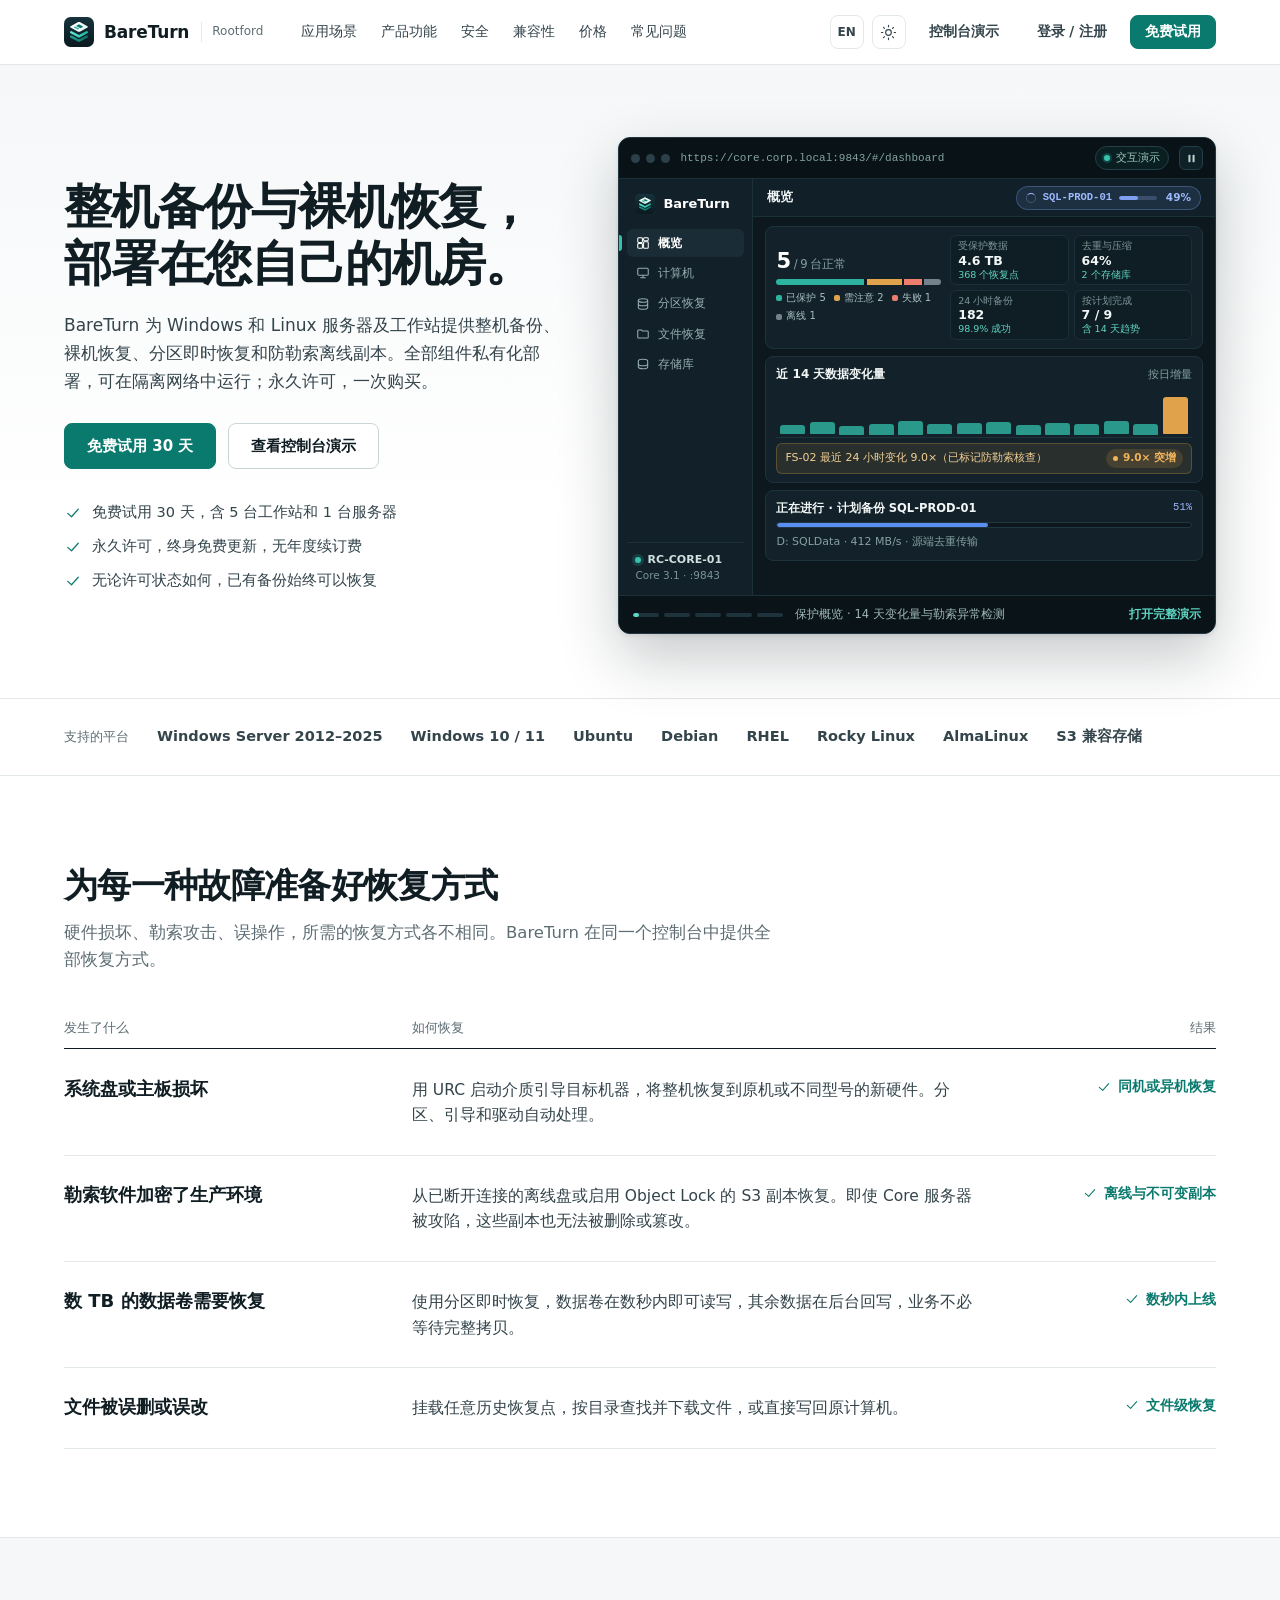
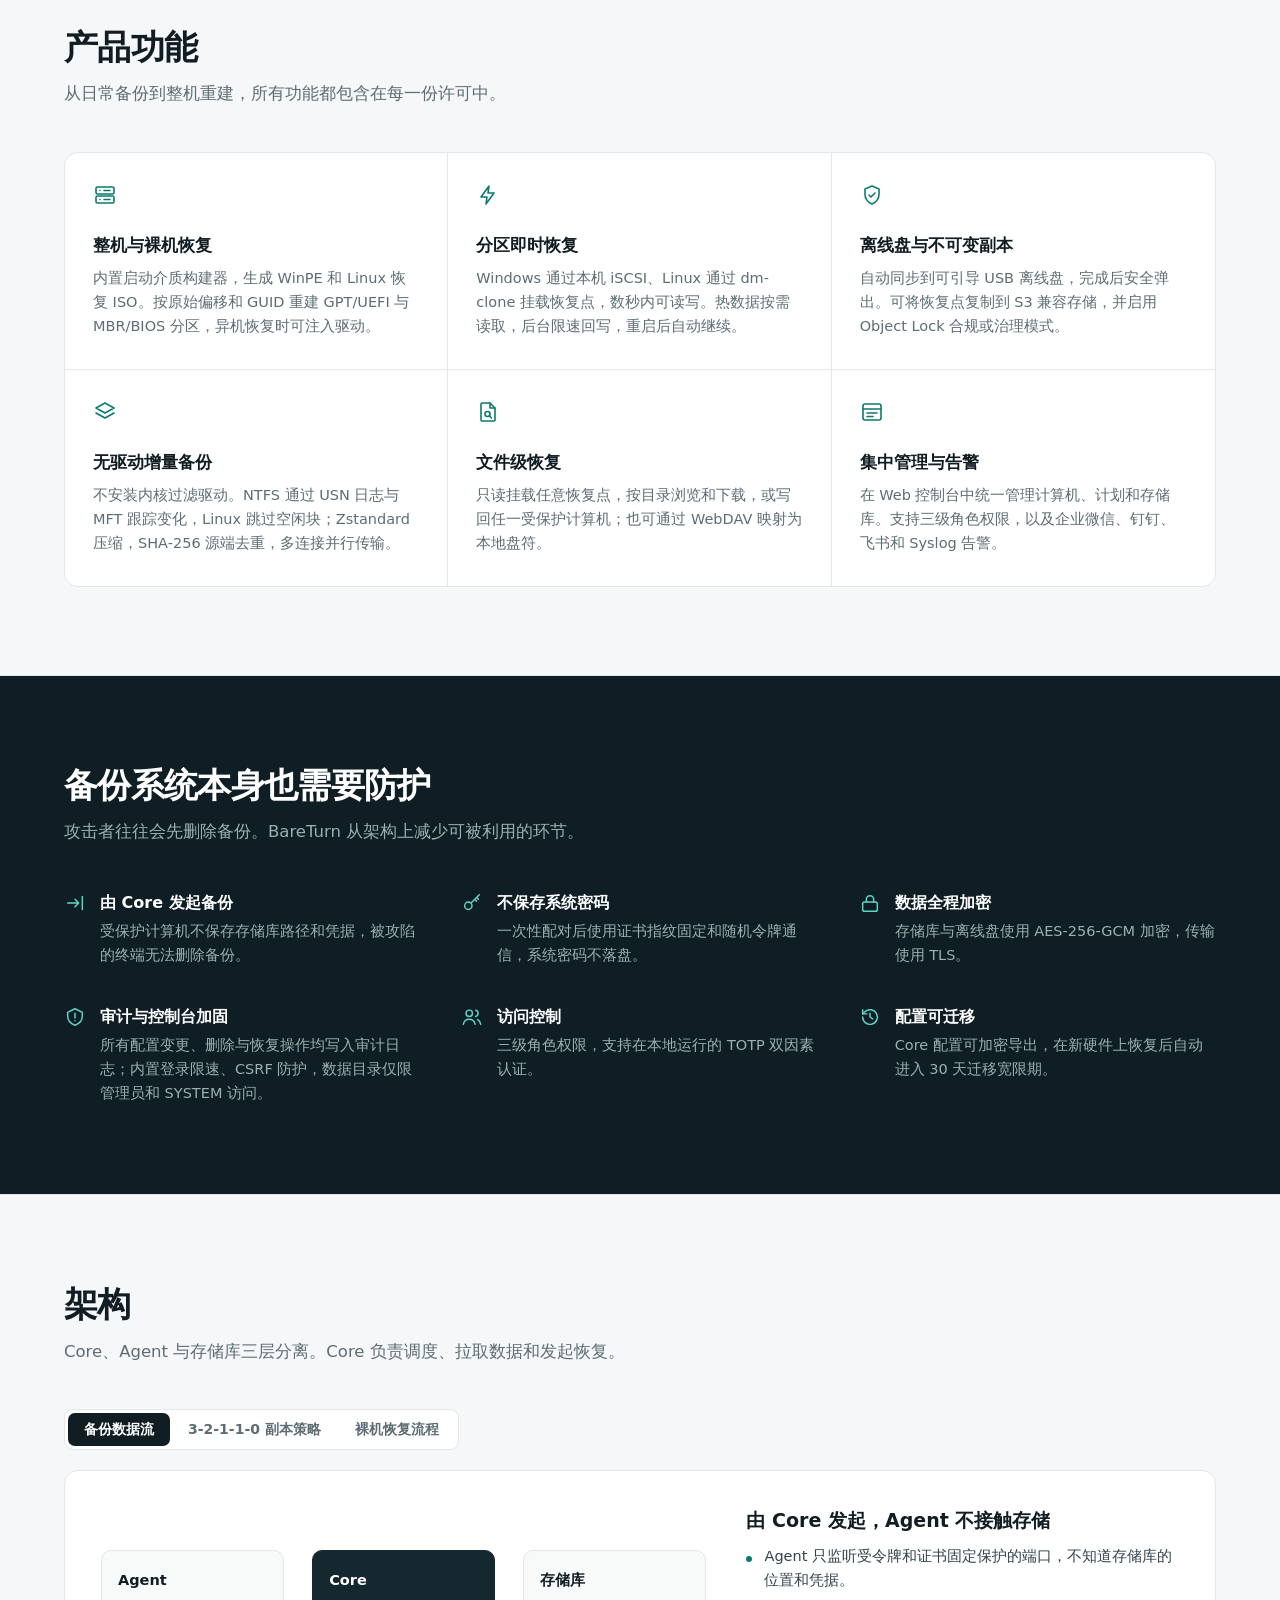
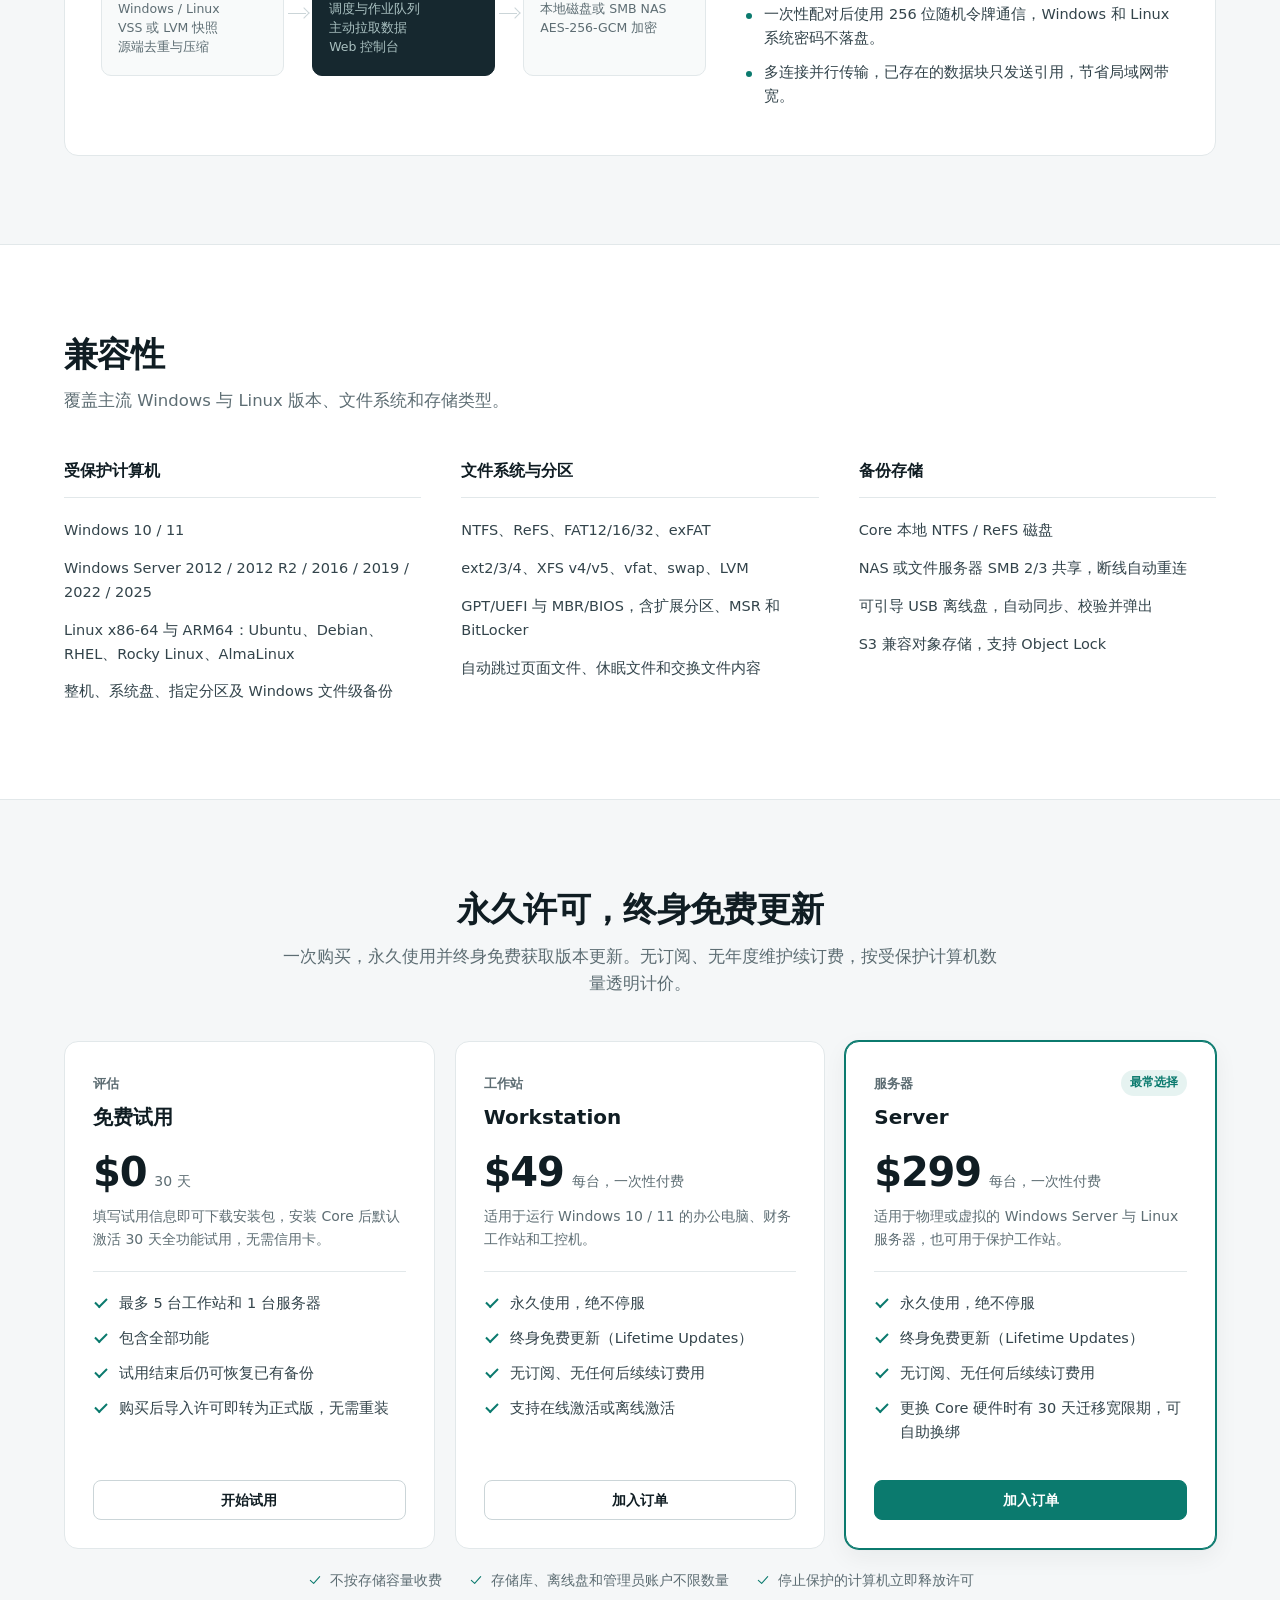
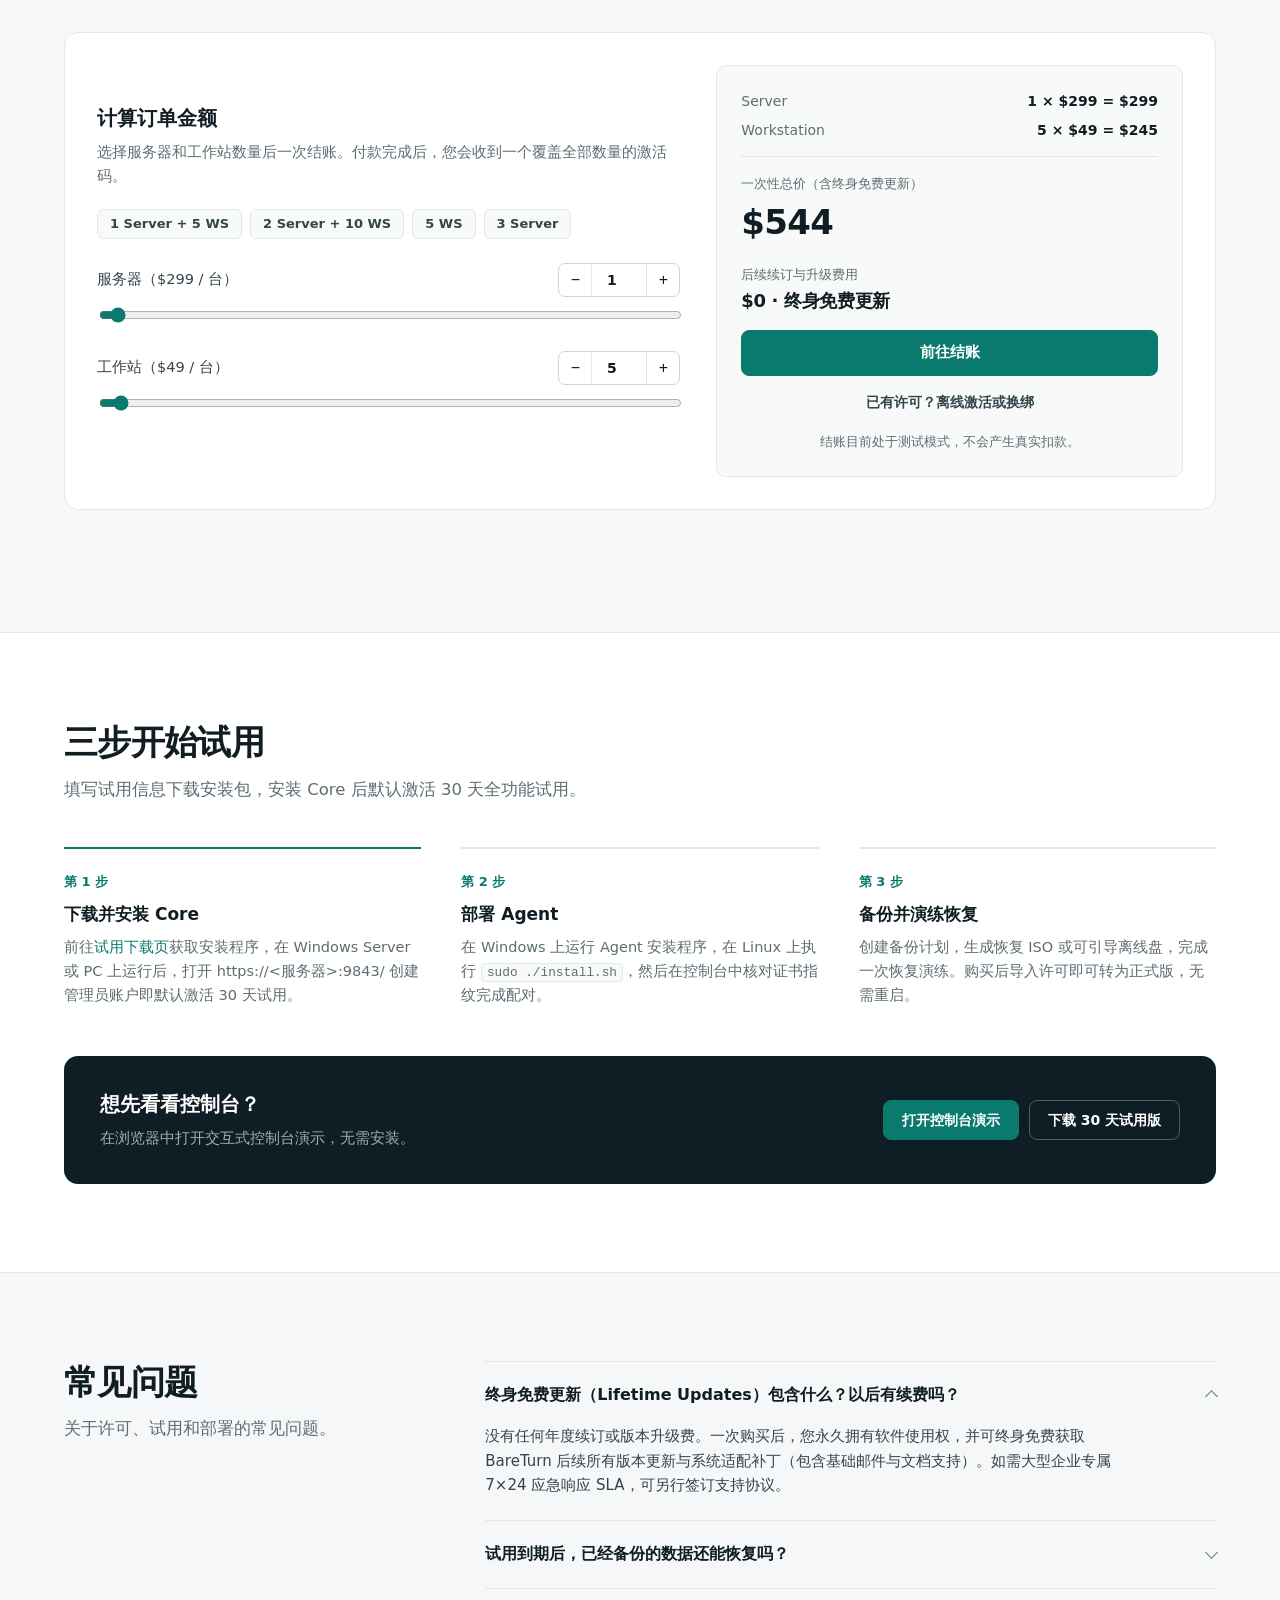
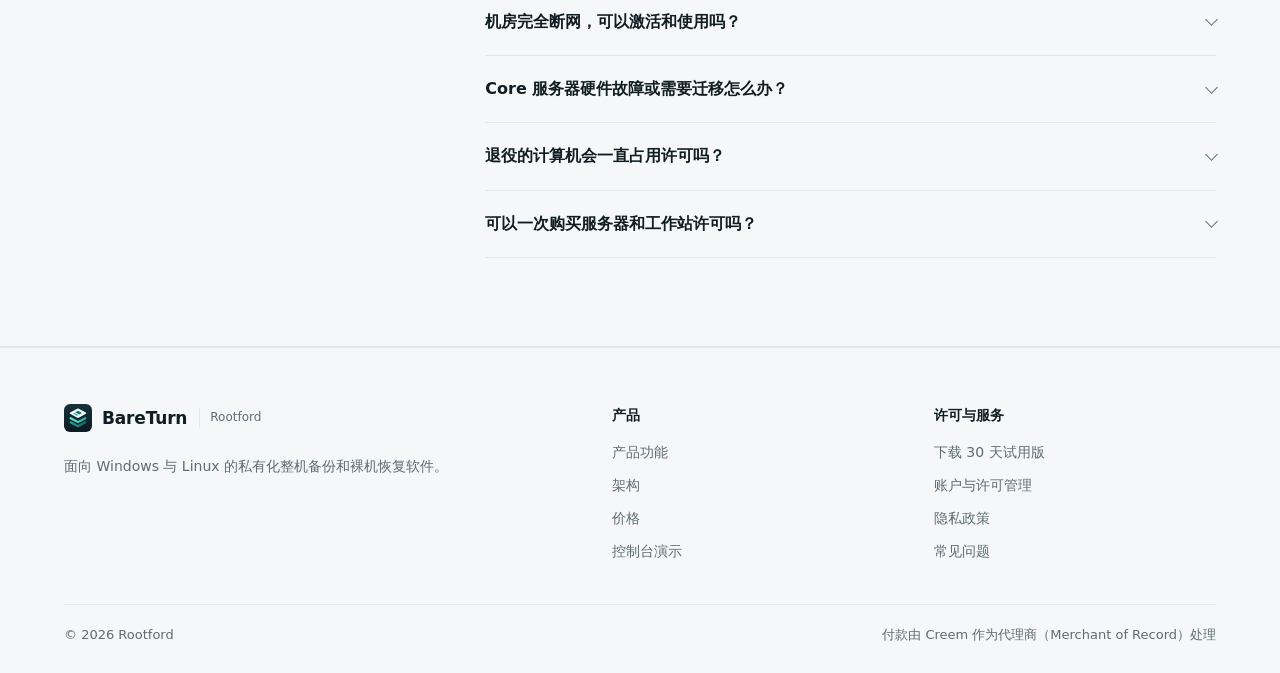
<file: index.html>
<!DOCTYPE html>
<html lang="zh-CN">
<head>
  <meta charset="utf-8">
  <meta name="viewport" content="width=device-width, initial-scale=1">
  <title>BareTurn — Windows 与 Linux 整机备份和裸机恢复</title>
  <meta name="description" content="BareTurn 是私有化部署的 Windows 与 Linux 整机备份和裸机恢复软件，支持异机恢复、分区即时恢复、可引导离线盘和 S3 不可变副本。永久许可，可在隔离网络中运行。免费试用 30 天。">
  <meta property="og:title" content="BareTurn — Windows 与 Linux 整机备份和裸机恢复">
  <meta property="og:description" content="私有化部署的整机备份与裸机恢复。永久许可，可在隔离网络中运行。免费试用 30 天，含 5 台工作站和 1 台服务器。">
  <meta property="og:type" content="website">
  <meta name="theme-color" content="#0f1e24">
  <link rel="icon" type="image/svg+xml" href="assets/bareturn-mark.svg">
  <link rel="stylesheet" href="styles.css">
  <script>try{var t=localStorage.getItem('bareturn.site.theme');if(t)document.documentElement.dataset.theme=t;}catch(e){}</script>
</head>
<body>
  <svg width="0" height="0" style="position:absolute" aria-hidden="true">
    <symbol id="i-check" viewBox="0 0 24 24"><path d="M5 12.5 10 17l9-10"/></symbol>
    <symbol id="i-server" viewBox="0 0 24 24"><rect x="3" y="4" width="18" height="7" rx="1.5"/><rect x="3" y="13" width="18" height="7" rx="1.5"/><path d="M7 7.5h.01M7 16.5h.01M11 7.5h6M11 16.5h6"/></symbol>
    <symbol id="i-bolt" viewBox="0 0 24 24"><path d="M13 3 5 14h6l-1 7 8-11h-6l1-7z"/></symbol>
    <symbol id="i-shield" viewBox="0 0 24 24"><path d="M12 3 5 6v5c0 4.5 3 8.3 7 10 4-1.7 7-5.5 7-10V6l-7-3z"/><path d="m9 12 2 2 4-4"/></symbol>
    <symbol id="i-layers" viewBox="0 0 24 24"><path d="m12 3 9 5-9 5-9-5 9-5z"/><path d="m3 13 9 5 9-5"/></symbol>
    <symbol id="i-file" viewBox="0 0 24 24"><path d="M14 3H6a1 1 0 0 0-1 1v16a1 1 0 0 0 1 1h12a1 1 0 0 0 1-1V8l-5-5z"/><path d="M14 3v5h5"/><circle cx="11.5" cy="14" r="2.5"/><path d="m13.4 15.9 2.1 2.1"/></symbol>
    <symbol id="i-console" viewBox="0 0 24 24"><rect x="3" y="4" width="18" height="16" rx="2"/><path d="M3 9h18M7 13h10M7 16.5h6"/></symbol>
    <symbol id="i-pull" viewBox="0 0 24 24"><path d="M4 12h12M12 8l4 4-4 4"/><path d="M20 5v14"/></symbol>
    <symbol id="i-key" viewBox="0 0 24 24"><circle cx="8" cy="15" r="4"/><path d="m11 12 9-9M17 6l2 2M15 8l2 2"/></symbol>
    <symbol id="i-lock" viewBox="0 0 24 24"><rect x="4" y="11" width="16" height="10" rx="2"/><path d="M8 11V8a4 4 0 0 1 8 0v3"/></symbol>
    <symbol id="i-badge" viewBox="0 0 24 24"><path d="M12 3 4 7v4c0 5 3.5 8.5 8 10 4.5-1.5 8-5 8-10V7l-8-4z"/><path d="M12 8v5M12 16h.01"/></symbol>
    <symbol id="i-users" viewBox="0 0 24 24"><circle cx="9" cy="8" r="3.5"/><path d="M2.5 20c.8-3.5 3.4-5.5 6.5-5.5s5.7 2 6.5 5.5"/><path d="M16 4.6a3.5 3.5 0 0 1 0 6.8M18 14.8c1.8.7 3 2.5 3.5 5.2"/></symbol>
    <symbol id="i-restore" viewBox="0 0 24 24"><path d="M4 12a8 8 0 1 0 2.4-5.7L4 8.6"/><path d="M4 4v4.6h4.6"/><path d="M12 8v4l3 2"/></symbol>
    <symbol id="i-sun" viewBox="0 0 24 24"><circle cx="12" cy="12" r="4"/><path d="M12 2v2M12 20v2M4.9 4.9l1.4 1.4M17.7 17.7l1.4 1.4M2 12h2M20 12h2M4.9 19.1l1.4-1.4M17.7 6.3l1.4-1.4"/></symbol>
  </svg>

  <header class="nav-wrap">
    <div class="container nav">
      <a class="brand" href="#top" aria-label="BareTurn">
        <img src="assets/bareturn-mark.svg" alt="" width="30" height="30">
        <strong>BareTurn</strong><span class="by">Rootford</span>
      </a>
      <nav class="nav-links" aria-label="Main">
        <a href="#scenarios" data-i18n="nav.scenarios">应用场景</a>
        <a href="#features" data-i18n="nav.features">产品功能</a>
        <a href="#security" data-i18n="nav.security">安全</a>
        <a href="#compatibility" data-i18n="nav.compat">兼容性</a>
        <a href="#pricing" data-i18n="nav.pricing">价格</a>
        <a href="#faq" data-i18n="nav.faq">常见问题</a>
      </nav>
      <div class="nav-actions">
        <button class="icon-btn" id="lang-toggle" type="button" aria-label="Switch language">EN</button>
        <button class="icon-btn" id="theme-toggle" type="button" aria-label="Toggle dark mode"><svg class="ico"><use href="#i-sun"/></svg></button>
        <a class="btn sm ghost hide-sm" href="demo.html" target="_blank" rel="noopener" data-i18n="nav.demo">控制台演示</a>
        <a class="btn sm ghost" id="nav-auth-btn" href="login.html" data-i18n="nav.login">登录 / 注册</a>
        <a class="btn sm primary" href="trial.html" data-i18n="nav.cta">免费试用</a>
      </div>
    </div>
  </header>

  <main id="top">
    <section class="hero">
      <div class="container hero-grid">
        <div class="hero-copy">
          <h1 data-i18n="hero.title">整机备份与裸机恢复，<br>部署在您自己的机房。</h1>
          <p class="lead" data-i18n="hero.lead">BareTurn 为 Windows 和 Linux 服务器及工作站提供整机备份、裸机恢复、分区即时恢复和防勒索离线副本。全部组件私有化部署，可在隔离网络中运行；永久许可，一次购买。</p>
          <div class="hero-cta">
            <a class="btn lg primary" href="trial.html" data-i18n="hero.btnTrial">免费试用 30 天</a>
            <a class="btn lg" href="demo.html" target="_blank" rel="noopener" data-i18n="hero.btnDemo">查看控制台演示</a>
          </div>
          <ul class="hero-facts">
            <li><svg class="ico"><use href="#i-check"/></svg><span data-i18n="hero.f1">免费试用 30 天，含 5 台工作站和 1 台服务器</span></li>
            <li><svg class="ico"><use href="#i-check"/></svg><span data-i18n="hero.f2">永久许可，终身免费更新，无年度续订费</span></li>
            <li><svg class="ico"><use href="#i-check"/></svg><span data-i18n="hero.f3">无论许可状态如何，已有备份始终可以恢复</span></li>
          </ul>
        </div>

        <div class="console-frame" id="hero-demo" aria-label="BareTurn console demo">
          <div class="console-chrome">
            <span class="lights" aria-hidden="true"><i></i><i></i><i></i></span>
            <span class="chrome-url" id="demo-url">https://core.corp.local:9843/#/dashboard</span>
            <span class="chrome-live"><i class="live-dot" aria-hidden="true"></i><span id="demo-badge">交互演示</span></span>
            <button class="chrome-ctrl" id="demo-play-toggle" type="button" aria-label="暂停演示" aria-pressed="false" title="暂停 / 播放">
              <svg class="ico-pause" viewBox="0 0 16 16" aria-hidden="true"><rect x="3.5" y="2.5" width="3" height="11" rx="1"/><rect x="9.5" y="2.5" width="3" height="11" rx="1"/></svg>
              <svg class="ico-play" viewBox="0 0 16 16" aria-hidden="true"><path d="M4.2 2.8a.6.6 0 0 1 .9-.5l8.1 5.2a.6.6 0 0 1 0 1l-8.1 5.2a.6.6 0 0 1-.9-.5V2.8z"/></svg>
            </button>
          </div>

          <div class="console-body" id="demo-body">
            <aside class="console-sidebar" aria-label="Console navigation">
              <div class="cs-brand"><img src="assets/bareturn-mark.svg" alt="" width="20" height="20"><span>BareTurn</span></div>
              <div class="cs-nav" role="tablist" aria-label="Demo scenes">
                <button class="cs-item on" type="button" role="tab" aria-selected="true" data-demo-scene="0">
                  <svg viewBox="0 0 24 24" aria-hidden="true"><rect x="3" y="3" width="8" height="8" rx="1.5"/><rect x="13" y="3" width="8" height="5" rx="1.5"/><rect x="13" y="10" width="8" height="11" rx="1.5"/><rect x="3" y="13" width="8" height="8" rx="1.5"/></svg>
                  <span data-demo-nav="0">概览</span>
                </button>
                <button class="cs-item" type="button" role="tab" aria-selected="false" data-demo-scene="1">
                  <svg viewBox="0 0 24 24" aria-hidden="true"><rect x="3" y="4" width="18" height="12" rx="2"/><path d="M8 20h8M12 16v4"/></svg>
                  <span data-demo-nav="1">计算机</span>
                </button>
                <button class="cs-item" type="button" role="tab" aria-selected="false" data-demo-scene="2">
                  <svg viewBox="0 0 24 24" aria-hidden="true"><ellipse cx="12" cy="6" rx="8" ry="3"/><path d="M4 6v6c0 1.66 3.58 3 8 3s8-1.34 8-3V6M4 12v6c0 1.66 3.58 3 8 3s8-1.34 8-3v-6"/></svg>
                  <span data-demo-nav="2">分区恢复</span>
                </button>
                <button class="cs-item" type="button" role="tab" aria-selected="false" data-demo-scene="3">
                  <svg viewBox="0 0 24 24" aria-hidden="true"><path d="M3 6.5A1.5 1.5 0 0 1 4.5 5h4.8l2 2H19.5A1.5 1.5 0 0 1 21 8.5v9A1.5 1.5 0 0 1 19.5 19h-15A1.5 1.5 0 0 1 3 17.5z"/></svg>
                  <span data-demo-nav="3">文件恢复</span>
                </button>
                <button class="cs-item" type="button" role="tab" aria-selected="false" data-demo-scene="4">
                  <svg viewBox="0 0 24 24" aria-hidden="true"><path d="M4 7c0-1.66 3.58-3 8-3s8 1.34 8 3v10c0 1.66-3.58 3-8 3s-8-1.34-8-3V7z"/><path d="M4 12c0 1.66 3.58 3 8 3s8-1.34 8-3"/></svg>
                  <span data-demo-nav="4">存储库</span>
                </button>
              </div>
              <div class="cs-foot">
                <strong><i class="core-dot" aria-hidden="true"></i>RC-CORE-01</strong>
                <span>Core 3.1 · :9843</span>
              </div>
            </aside>

            <div class="console-stage">
              <div class="stage-topbar">
                <span class="stage-title" id="demo-stage-title">概览</span>
                <span class="stage-run-chip" id="demo-run-chip">
                  <span class="mini-spin" aria-hidden="true"></span>
                  <span class="run-host">SQL-PROD-01</span>
                  <span class="mini-bar" aria-hidden="true"><span id="demo-top-bar" style="width:48%"></span></span>
                  <b id="demo-top-pct">48%</b>
                </span>
              </div>
              <div class="stage-viewport" id="demo-viewport" aria-live="off"></div>
            </div>

            <div class="demo-cursor is-hidden" id="demo-cursor" aria-hidden="true">
              <svg class="cursor-svg" viewBox="0 0 20 20"><path d="M3.2 2.2 15.8 9.6l-5.6 1.5 2.7 5.1-2.1 1.1-2.7-5.1-4.3 3.7z"/></svg>
              <span class="demo-ripple" id="demo-ripple"></span>
            </div>
          </div>

          <div class="console-foot">
            <div class="demo-stepper" id="demo-stepper" role="tablist" aria-label="Demo steps">
              <button type="button" class="step-seg on" data-demo-step="0" aria-label="概览"><span class="seg-bar"><i></i></span></button>
              <button type="button" class="step-seg" data-demo-step="1" aria-label="计算机"><span class="seg-bar"><i></i></span></button>
              <button type="button" class="step-seg" data-demo-step="2" aria-label="分区恢复"><span class="seg-bar"><i></i></span></button>
              <button type="button" class="step-seg" data-demo-step="3" aria-label="文件恢复"><span class="seg-bar"><i></i></span></button>
              <button type="button" class="step-seg" data-demo-step="4" aria-label="存储库"><span class="seg-bar"><i></i></span></button>
            </div>
            <span class="demo-caption" id="demo-caption">保护概览 · 14 天变化量与勒索异常检测</span>
            <a class="demo-open" id="demo-open-link" href="demo.html#/dashboard" target="_blank" rel="noopener" data-i18n="mock.open">打开完整演示</a>
          </div>
        </div>
      </div>
    </section>

    <section class="platforms" aria-label="Supported platforms">
      <div class="container">
        <span class="label" data-i18n="plat.label">支持的平台</span>
        <ul class="platform-list">
          <li>Windows Server 2012–2025</li>
          <li>Windows 10 / 11</li>
          <li>Ubuntu</li>
          <li>Debian</li>
          <li>RHEL</li>
          <li>Rocky Linux</li>
          <li>AlmaLinux</li>
          <li data-i18n="plat.s3">S3 兼容存储</li>
        </ul>
      </div>
    </section>

    <section class="section" id="scenarios">
      <div class="container">
        <div class="section-head">
          <h2 data-i18n="sc.title">为每一种故障准备好恢复方式</h2>
          <p data-i18n="sc.sub">硬件损坏、勒索攻击、误操作，所需的恢复方式各不相同。BareTurn 在同一个控制台中提供全部恢复方式。</p>
        </div>
        <div class="play-head" aria-hidden="true">
          <span data-i18n="sc.h1">发生了什么</span><span data-i18n="sc.h2">如何恢复</span><span data-i18n="sc.h3">结果</span>
        </div>
        <div class="playbook">
          <div class="play-row">
            <h3 data-i18n="sc.1.t">系统盘或主板损坏</h3>
            <p data-i18n="sc.1.d">用 URC 启动介质引导目标机器，将整机恢复到原机或不同型号的新硬件。分区、引导和驱动自动处理。</p>
            <span class="outcome"><svg class="ico"><use href="#i-check"/></svg><span data-i18n="sc.1.o">同机或异机恢复</span></span>
          </div>
          <div class="play-row">
            <h3 data-i18n="sc.2.t">勒索软件加密了生产环境</h3>
            <p data-i18n="sc.2.d">从已断开连接的离线盘或启用 Object Lock 的 S3 副本恢复。即使 Core 服务器被攻陷，这些副本也无法被删除或篡改。</p>
            <span class="outcome"><svg class="ico"><use href="#i-check"/></svg><span data-i18n="sc.2.o">离线与不可变副本</span></span>
          </div>
          <div class="play-row">
            <h3 data-i18n="sc.3.t">数 TB 的数据卷需要恢复</h3>
            <p data-i18n="sc.3.d">使用分区即时恢复，数据卷在数秒内即可读写，其余数据在后台回写，业务不必等待完整拷贝。</p>
            <span class="outcome"><svg class="ico"><use href="#i-check"/></svg><span data-i18n="sc.3.o">数秒内上线</span></span>
          </div>
          <div class="play-row">
            <h3 data-i18n="sc.4.t">文件被误删或误改</h3>
            <p data-i18n="sc.4.d">挂载任意历史恢复点，按目录查找并下载文件，或直接写回原计算机。</p>
            <span class="outcome"><svg class="ico"><use href="#i-check"/></svg><span data-i18n="sc.4.o">文件级恢复</span></span>
          </div>
        </div>
      </div>
    </section>

    <section class="section alt" id="features">
      <div class="container">
        <div class="section-head">
          <h2 data-i18n="feat.title">产品功能</h2>
          <p data-i18n="feat.sub">从日常备份到整机重建，所有功能都包含在每一份许可中。</p>
        </div>
        <div class="feature-grid">
          <article class="feature">
            <svg class="ico"><use href="#i-server"/></svg>
            <h3 data-i18n="feat.1.t">整机与裸机恢复</h3>
            <p data-i18n="feat.1.d">内置启动介质构建器，生成 WinPE 和 Linux 恢复 ISO。按原始偏移和 GUID 重建 GPT/UEFI 与 MBR/BIOS 分区，异机恢复时可注入驱动。</p>
          </article>
          <article class="feature">
            <svg class="ico"><use href="#i-bolt"/></svg>
            <h3 data-i18n="feat.2.t">分区即时恢复</h3>
            <p data-i18n="feat.2.d">Windows 通过本机 iSCSI、Linux 通过 dm-clone 挂载恢复点，数秒内可读写。热数据按需读取，后台限速回写，重启后自动继续。</p>
          </article>
          <article class="feature">
            <svg class="ico"><use href="#i-shield"/></svg>
            <h3 data-i18n="feat.3.t">离线盘与不可变副本</h3>
            <p data-i18n="feat.3.d">自动同步到可引导 USB 离线盘，完成后安全弹出。可将恢复点复制到 S3 兼容存储，并启用 Object Lock 合规或治理模式。</p>
          </article>
          <article class="feature">
            <svg class="ico"><use href="#i-layers"/></svg>
            <h3 data-i18n="feat.4.t">无驱动增量备份</h3>
            <p data-i18n="feat.4.d">不安装内核过滤驱动。NTFS 通过 USN 日志与 MFT 跟踪变化，Linux 跳过空闲块；Zstandard 压缩，SHA-256 源端去重，多连接并行传输。</p>
          </article>
          <article class="feature">
            <svg class="ico"><use href="#i-file"/></svg>
            <h3 data-i18n="feat.5.t">文件级恢复</h3>
            <p data-i18n="feat.5.d">只读挂载任意恢复点，按目录浏览和下载，或写回任一受保护计算机；也可通过 WebDAV 映射为本地盘符。</p>
          </article>
          <article class="feature">
            <svg class="ico"><use href="#i-console"/></svg>
            <h3 data-i18n="feat.6.t">集中管理与告警</h3>
            <p data-i18n="feat.6.d">在 Web 控制台中统一管理计算机、计划和存储库。支持三级角色权限，以及企业微信、钉钉、飞书和 Syslog 告警。</p>
          </article>
        </div>
      </div>
    </section>

    <section class="band" id="security">
      <div class="container">
        <div class="section-head">
          <h2 data-i18n="sec.title">备份系统本身也需要防护</h2>
          <p data-i18n="sec.sub">攻击者往往会先删除备份。BareTurn 从架构上减少可被利用的环节。</p>
        </div>
        <div class="sec-grid">
          <div class="sec-item"><svg class="ico"><use href="#i-pull"/></svg><div><h3 data-i18n="sec.1.t">由 Core 发起备份</h3><p data-i18n="sec.1.d">受保护计算机不保存存储库路径和凭据，被攻陷的终端无法删除备份。</p></div></div>
          <div class="sec-item"><svg class="ico"><use href="#i-key"/></svg><div><h3 data-i18n="sec.2.t">不保存系统密码</h3><p data-i18n="sec.2.d">一次性配对后使用证书指纹固定和随机令牌通信，系统密码不落盘。</p></div></div>
          <div class="sec-item"><svg class="ico"><use href="#i-lock"/></svg><div><h3 data-i18n="sec.3.t">数据全程加密</h3><p data-i18n="sec.3.d">存储库与离线盘使用 AES-256-GCM 加密，传输使用 TLS。</p></div></div>
          <div class="sec-item"><svg class="ico"><use href="#i-badge"/></svg><div><h3 data-i18n="sec.4.t">审计与控制台加固</h3><p data-i18n="sec.4.d">所有配置变更、删除与恢复操作均写入审计日志；内置登录限速、CSRF 防护，数据目录仅限管理员和 SYSTEM 访问。</p></div></div>
          <div class="sec-item"><svg class="ico"><use href="#i-users"/></svg><div><h3 data-i18n="sec.5.t">访问控制</h3><p data-i18n="sec.5.d">三级角色权限，支持在本地运行的 TOTP 双因素认证。</p></div></div>
          <div class="sec-item"><svg class="ico"><use href="#i-restore"/></svg><div><h3 data-i18n="sec.6.t">配置可迁移</h3><p data-i18n="sec.6.d">Core 配置可加密导出，在新硬件上恢复后自动进入 30 天迁移宽限期。</p></div></div>
        </div>
      </div>
    </section>

    <section class="section alt" id="architecture">
      <div class="container">
        <div class="section-head">
          <h2 data-i18n="arch.title">架构</h2>
          <p data-i18n="arch.sub">Core、Agent 与存储库三层分离。Core 负责调度、拉取数据和发起恢复。</p>
        </div>
        <div class="arch-tabs" role="tablist">
          <button class="arch-tab on" type="button" role="tab" data-arch="pull" data-i18n="arch.tab1">备份数据流</button>
          <button class="arch-tab" type="button" role="tab" data-arch="ransomware" data-i18n="arch.tab2">3-2-1-1-0 副本策略</button>
          <button class="arch-tab" type="button" role="tab" data-arch="bmr" data-i18n="arch.tab3">裸机恢复流程</button>
        </div>
        <div class="arch-stage">
          <div class="arch-diagram" id="arch-diagram"></div>
          <div class="arch-notes" id="arch-notes"></div>
        </div>
      </div>
    </section>

    <section class="section" id="compatibility">
      <div class="container">
        <div class="section-head">
          <h2 data-i18n="compat.title">兼容性</h2>
          <p data-i18n="compat.sub">覆盖主流 Windows 与 Linux 版本、文件系统和存储类型。</p>
        </div>
        <div class="compat-grid">
          <div class="compat-col">
            <h3 data-i18n="compat.c1.t">受保护计算机</h3>
            <ul>
              <li>Windows 10 / 11</li>
              <li>Windows Server 2012 / 2012 R2 / 2016 / 2019 / 2022 / 2025</li>
              <li data-i18n="compat.c1.l3">Linux x86-64 与 ARM64：Ubuntu、Debian、RHEL、Rocky Linux、AlmaLinux</li>
              <li data-i18n="compat.c1.l4">整机、系统盘、指定分区及 Windows 文件级备份</li>
            </ul>
          </div>
          <div class="compat-col">
            <h3 data-i18n="compat.c2.t">文件系统与分区</h3>
            <ul>
              <li>NTFS、ReFS、FAT12/16/32、exFAT</li>
              <li>ext2/3/4、XFS v4/v5、vfat、swap、LVM</li>
              <li data-i18n="compat.c2.l3">GPT/UEFI 与 MBR/BIOS，含扩展分区、MSR 和 BitLocker</li>
              <li data-i18n="compat.c2.l4">自动跳过页面文件、休眠文件和交换文件内容</li>
            </ul>
          </div>
          <div class="compat-col">
            <h3 data-i18n="compat.c3.t">备份存储</h3>
            <ul>
              <li data-i18n="compat.c3.l1">Core 本地 NTFS / ReFS 磁盘</li>
              <li data-i18n="compat.c3.l2">NAS 或文件服务器 SMB 2/3 共享，断线自动重连</li>
              <li data-i18n="compat.c3.l3">可引导 USB 离线盘，自动同步、校验并弹出</li>
              <li data-i18n="compat.c3.l4">S3 兼容对象存储，支持 Object Lock</li>
            </ul>
          </div>
        </div>
      </div>
    </section>

    <section class="section alt" id="pricing">
      <div class="container">
        <div class="section-head center">
          <h2 data-i18n="price.title">永久许可，终身免费更新</h2>
          <p data-i18n="price.sub">一次购买，永久使用并终身免费获取版本更新。无订阅、无年度维护续订费，按受保护计算机数量透明计价。</p>
        </div>

        <div class="pricing-grid">
          <div class="price-card">
            <div class="pc-head">
              <span class="pc-tag" data-i18n="price.t0.tag">评估</span>
              <h3 data-i18n="price.t0.name">免费试用</h3>
              <div class="pc-price"><strong>$0</strong><span data-i18n="price.t0.unit">30 天</span></div>
              <p class="pc-desc" data-i18n="price.t0.desc">填写试用信息即可下载安装包，安装 Core 后默认激活 30 天全功能试用，无需信用卡。</p>
            </div>
            <ul class="pc-list">
              <li data-i18n="price.t0.f1">最多 5 台工作站和 1 台服务器</li>
              <li data-i18n="price.t0.f2">包含全部功能</li>
              <li data-i18n="price.t0.f3">试用结束后仍可恢复已有备份</li>
              <li data-i18n="price.t0.f4">购买后导入许可即转为正式版，无需重装</li>
            </ul>
            <a class="btn full" href="trial.html" data-i18n="price.t0.btn">开始试用</a>
          </div>

          <div class="price-card">
            <div class="pc-head">
              <span class="pc-tag" data-i18n="price.t1.tag">工作站</span>
              <h3>Workstation</h3>
              <div class="pc-price"><strong>$49</strong><span data-i18n="price.t1.unit">每台，一次性付费</span></div>
              <p class="pc-desc" data-i18n="price.t1.desc">适用于运行 Windows 10 / 11 的办公电脑、财务工作站和工控机。</p>
            </div>
            <ul class="pc-list">
              <li data-i18n="price.t1.f1">永久使用，绝不停服</li>
              <li data-i18n="price.t1.f2">终身免费更新（Lifetime Updates）</li>
              <li data-i18n="price.t1.f3">无订阅、无任何后续续订费用</li>
              <li data-i18n="price.t1.f4">支持在线激活或离线激活</li>
            </ul>
            <div class="buy-inline"><button class="btn full" type="button" data-add-seat="ws,1" data-i18n="price.addWs">加入订单</button></div>
          </div>

          <div class="price-card featured">
            <span class="pc-ribbon" data-i18n="price.t2.ribbon">最常选择</span>
            <div class="pc-head">
              <span class="pc-tag" data-i18n="price.t2.tag">服务器</span>
              <h3>Server</h3>
              <div class="pc-price"><strong>$299</strong><span data-i18n="price.t2.unit">每台，一次性付费</span></div>
              <p class="pc-desc" data-i18n="price.t2.desc">适用于物理或虚拟的 Windows Server 与 Linux 服务器，也可用于保护工作站。</p>
            </div>
            <ul class="pc-list">
              <li data-i18n="price.t2.f1">永久使用，绝不停服</li>
              <li data-i18n="price.t2.f2">终身免费更新（Lifetime Updates）</li>
              <li data-i18n="price.t2.f3">无订阅、无任何后续续订费用</li>
              <li data-i18n="price.t2.f4">更换 Core 硬件时有 30 天迁移宽限期，可自助换绑</li>
            </ul>
            <div class="buy-inline"><button class="btn primary full" type="button" data-add-seat="srv,1" data-i18n="price.addSrv">加入订单</button></div>
          </div>
        </div>

        <div class="included">
          <span><svg class="ico"><use href="#i-check"/></svg><span data-i18n="inc.1">不按存储容量收费</span></span>
          <span><svg class="ico"><use href="#i-check"/></svg><span data-i18n="inc.2">存储库、离线盘和管理员账户不限数量</span></span>
          <span><svg class="ico"><use href="#i-check"/></svg><span data-i18n="inc.3">停止保护的计算机立即释放许可</span></span>
        </div>

        <div class="calc-panel" id="bundle-builder">
          <div class="calc-left">
            <h3 data-i18n="calc.title">计算订单金额</h3>
            <p data-i18n="calc.sub">选择服务器和工作站数量后一次结账。付款完成后，您会收到一个覆盖全部数量的激活码。</p>
            <div class="preset-row">
              <button type="button" class="preset-chip" data-preset="1,5">1 Server + 5 WS</button>
              <button type="button" class="preset-chip" data-preset="2,10">2 Server + 10 WS</button>
              <button type="button" class="preset-chip" data-preset="0,5">5 WS</button>
              <button type="button" class="preset-chip" data-preset="3,0">3 Server</button>
            </div>
            <div class="slider-row">
              <div class="sr-top">
                <label for="calc-srv" data-i18n="calc.srv">服务器（$299 / 台）</label>
                <div class="mini-stepper">
                  <button type="button" data-step="srv,-1" aria-label="−1">−</button>
                  <input id="calc-srv-num" type="number" min="0" max="500" value="1" aria-label="Server">
                  <button type="button" data-step="srv,1" aria-label="+1">+</button>
                </div>
              </div>
              <input id="calc-srv" type="range" min="0" max="50" value="1">
            </div>
            <div class="slider-row">
              <div class="sr-top">
                <label for="calc-ws" data-i18n="calc.ws">工作站（$49 / 台）</label>
                <div class="mini-stepper">
                  <button type="button" data-step="ws,-1" aria-label="−1">−</button>
                  <input id="calc-ws-num" type="number" min="0" max="500" value="5" aria-label="Workstation">
                  <button type="button" data-step="ws,1" aria-label="+1">+</button>
                </div>
              </div>
              <input id="calc-ws" type="range" min="0" max="200" value="5">
            </div>
          </div>
          <div class="calc-right">
            <div class="breakdown">
              <div class="bd-row"><span>Server</span><b id="bd-srv">1 × $299 = $299</b></div>
              <div class="bd-row"><span>Workstation</span><b id="bd-ws">5 × $49 = $245</b></div>
            </div>
            <div class="calc-stat">
              <small data-i18n="calc.total">一次性总价（含终身免费更新）</small>
              <strong id="calc-total">$544</strong>
            </div>
            <div class="calc-stat sub-stat">
              <small data-i18n="calc.maint">后续续订与升级费用</small>
              <strong id="calc-maint" data-i18n="calc.maintVal">$0 · 终身免费更新</strong>
            </div>
            <div class="calc-actions">
              <button type="button" class="btn primary lg full" id="btn-bundle-checkout" data-i18n="calc.buy">前往结账</button>
              <a class="btn sm ghost full" href="login.html?next=account.html" data-i18n="calc.portal">已有许可？离线激活或换绑</a>
              <p class="calc-note" id="calc-note"></p>
            </div>
          </div>
        </div>
        <div id="checkout-status" class="checkout-status" role="status" aria-live="polite"></div>
      </div>
    </section>

    <section class="section" id="download">
      <div class="container">
        <div class="section-head">
          <h2 data-i18n="dl.title">三步开始试用</h2>
          <p data-i18n="dl.sub">填写试用信息下载安装包，安装 Core 后默认激活 30 天全功能试用。</p>
        </div>
        <div class="steps">
          <div class="step">
            <span class="step-idx" data-i18n="dl.s1.n">第 1 步</span>
            <h3 data-i18n="dl.s1.t">下载并安装 Core</h3>
            <p data-i18n="dl.s1.d">前往<a href="trial.html">试用下载页</a>获取安装程序，在 Windows Server 或 PC 上运行后，打开 https://&lt;服务器&gt;:9843/ 创建管理员账户即默认激活 30 天试用。</p>
          </div>
          <div class="step">
            <span class="step-idx" data-i18n="dl.s2.n">第 2 步</span>
            <h3 data-i18n="dl.s2.t">部署 Agent</h3>
            <p data-i18n="dl.s2.d">在 Windows 上运行 Agent 安装程序，在 Linux 上执行 <code>sudo ./install.sh</code>，然后在控制台中核对证书指纹完成配对。</p>
          </div>
          <div class="step">
            <span class="step-idx" data-i18n="dl.s3.n">第 3 步</span>
            <h3 data-i18n="dl.s3.t">备份并演练恢复</h3>
            <p data-i18n="dl.s3.d">创建备份计划，生成恢复 ISO 或可引导离线盘，完成一次恢复演练。购买后导入许可即可转为正式版，无需重启。</p>
          </div>
        </div>
        <div class="cta-band">
          <div>
            <strong data-i18n="dl.bar.t">想先看看控制台？</strong>
            <span data-i18n="dl.bar.d">在浏览器中打开交互式控制台演示，无需安装。</span>
          </div>
          <div class="cta-band-btns">
            <a class="btn primary" href="demo.html" target="_blank" rel="noopener" data-i18n="dl.bar.demo">打开控制台演示</a>
            <a class="btn" href="trial.html" data-i18n="dl.bar.trial">下载 30 天试用版</a>
          </div>
        </div>
      </div>
    </section>

    <section class="section alt" id="faq">
      <div class="container faq-layout">
        <div class="section-head">
          <h2 data-i18n="faq.title">常见问题</h2>
          <p data-i18n="faq.sub">关于许可、试用和部署的常见问题。</p>
        </div>
        <div class="faq-list">
          <details open>
            <summary data-i18n="faq.q1">终身免费更新（Lifetime Updates）包含什么？以后有续费吗？</summary>
            <p data-i18n="faq.a1">没有任何年度续订或版本升级费。一次购买后，您永久拥有软件使用权，并可终身免费获取 BareTurn 后续所有版本更新与系统适配补丁（包含基础邮件与文档支持）。如需大型企业专属 7×24 应急响应 SLA，可另行签订支持协议。</p>
          </details>
          <details>
            <summary data-i18n="faq.q2">试用到期后，已经备份的数据还能恢复吗？</summary>
            <p data-i18n="faq.a2">可以。无论试用是否到期，所有恢复点都可以进行裸机恢复、离线盘恢复、分区恢复、挂载浏览和文件下载。</p>
          </details>
          <details>
            <summary data-i18n="faq.q3">机房完全断网，可以激活和使用吗？</summary>
            <p data-i18n="faq.a3">可以。在内网的 Core 控制台导出请求文件（.req），用任意能上网的设备在许可门户换取许可文件（.bareturnlic），再拷回内网导入即可。之后无需连接外网。</p>
          </details>
          <details>
            <summary data-i18n="faq.q4">Core 服务器硬件故障或需要迁移怎么办？</summary>
            <p data-i18n="faq.a4">许可与三项稳定的硬件特征绑定，其中任意两项匹配即视为同一台机器，不绑定网卡 MAC 或数据盘序列号，日常维护不会导致许可失效。整机迁移或在新硬件上恢复 Core 配置后，系统自动进入 30 天迁移宽限期，备份和恢复不受影响，您可在此期间通过许可门户自助换绑。</p>
          </details>
          <details>
            <summary data-i18n="faq.q5">退役的计算机会一直占用许可吗？</summary>
            <p data-i18n="faq.a5">不会。在控制台中对计算机执行“停止保护”后，它会转为已归档状态并立即释放许可，可分配给其他计算机。已有的恢复点会完整保留，仍可挂载和恢复。</p>
          </details>
          <details>
            <summary data-i18n="faq.q6">可以一次购买服务器和工作站许可吗？</summary>
            <p data-i18n="faq.a6">可以。在价格部分的订单计算器中选择两类数量后一次结账，您会收到一个覆盖全部数量的激活码。付款由 Creem 作为代理商（Merchant of Record）处理。</p>
          </details>
        </div>
      </div>
    </section>
  </main>

  <footer class="footer">
    <div class="container foot-grid">
      <div class="foot-brand">
        <a class="brand" href="#top">
          <img src="assets/bareturn-mark.svg" alt="" width="28" height="28">
          <strong>BareTurn</strong><span class="by">Rootford</span>
        </a>
        <p data-i18n="foot.desc">面向 Windows 与 Linux 的私有化整机备份和裸机恢复软件。</p>
      </div>
      <div class="foot-col">
        <h4 data-i18n="foot.c1">产品</h4>
        <a href="#features" data-i18n="nav.features">产品功能</a>
        <a href="#architecture" data-i18n="foot.arch">架构</a>
        <a href="#pricing" data-i18n="nav.pricing">价格</a>
        <a href="demo.html" target="_blank" rel="noopener" data-i18n="nav.demo">控制台演示</a>
      </div>
      <div class="foot-col">
        <h4 data-i18n="foot.c2">许可与服务</h4>
        <a href="trial.html" data-i18n="foot.trial">下载 30 天试用版</a>
        <a href="login.html?next=account.html" data-i18n="foot.account">账户与许可管理</a>
        <a href="privacy.html" data-i18n="foot.privacy">隐私政策</a>
        <a href="#faq" data-i18n="nav.faq">常见问题</a>
      </div>
    </div>
    <div class="container foot-bottom">
      <span>© 2026 Rootford</span>
      <span data-i18n="foot.pay">付款由 Creem 作为代理商（Merchant of Record）处理</span>
    </div>
  </footer>

  <script src="portal-common.js"></script>
  <script src="hero-demo.js"></script>
  <script src="app.js"></script>
</body>
</html>
</file>
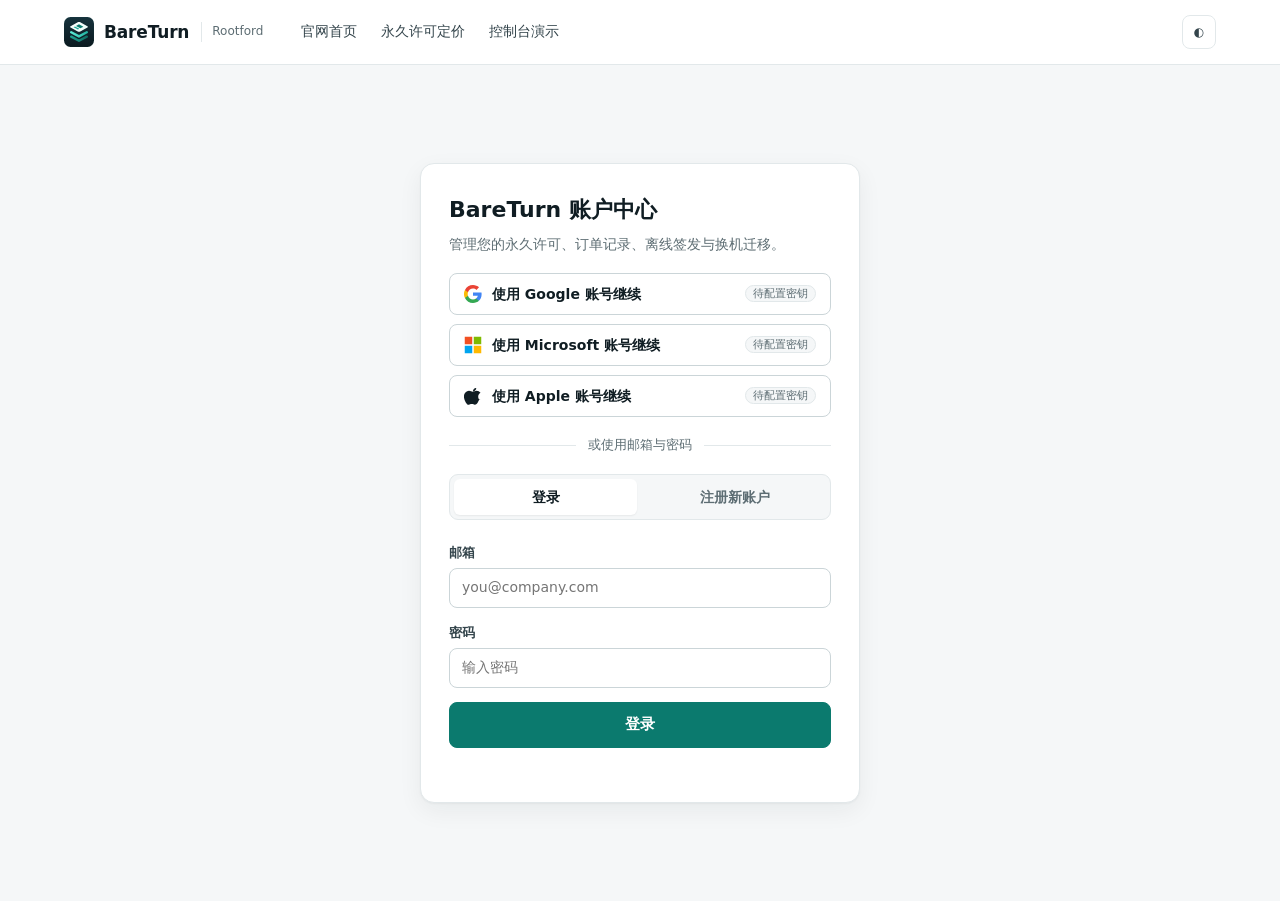
<file: account.html>
<!DOCTYPE html>
<html lang="zh-CN">
<head>
  <meta charset="utf-8">
  <meta name="viewport" content="width=device-width, initial-scale=1">
  <title>我的账户 · 订单与许可管理 · BareTurn</title>
  <link rel="icon" type="image/svg+xml" href="assets/bareturn-mark.svg">
  <link rel="stylesheet" href="styles.css">
  <link rel="stylesheet" href="portal.css">
</head>
<body>
  <header class="nav-wrap">
    <div class="container nav">
      <a class="brand" href="index.html">
        <img src="assets/bareturn-mark.svg" alt="" width="30" height="30">
        <strong>BareTurn</strong><span class="by">账户中心</span>
      </a>
      <nav class="nav-links">
        <a href="index.html">官网首页</a>
        <a href="account.html" style="color:var(--brand);font-weight:600">我的账户</a>
        <a href="admin.html" id="nav-admin-link" class="hidden" style="color:var(--brand);font-weight:600">管理后台</a>
      </nav>
      <div class="nav-actions">
        <span id="nav-user-label" class="muted hide-sm" style="font-size:13px"></span>
        <button class="icon-btn" id="theme-toggle" type="button" aria-label="切换主题">◐</button>
        <button class="btn sm ghost" id="btn-logout" type="button">退出登录</button>
      </div>
    </div>
  </header>

  <main class="portal-main">
    <div class="container">
      <div class="page-top">
        <div>
          <h1 id="welcome-title">我的账户</h1>
          <p id="welcome-sub">集中管理您的 BareTurn 永久许可、历史订单、离线证书与换机迁移。</p>
        </div>
        <div class="top-actions">
          <button class="btn sm" id="btn-claim" type="button">认领激活码</button>
          <button class="btn sm primary" id="btn-buy-more" type="button">+ 购买永久席位</button>
        </div>
      </div>

      <div class="kpi-grid">
        <div class="kpi-card"><small>有效永久许可</small><strong id="k-lic">—</strong><span class="sub">终身免费更新（Lifetime Updates）</span></div>
        <div class="kpi-card"><small>Server 服务器席位</small><strong id="k-srv">—</strong><span class="sub">可向下兼容保护工作站</span></div>
        <div class="kpi-card"><small>Workstation 工作站席位</small><strong id="k-ws">—</strong><span class="sub">Windows 10 / 11 桌面端</span></div>
        <div class="kpi-card"><small>历史订单数</small><strong id="k-ord">—</strong><span class="sub">Creem 安全结算</span></div>
      </div>

      <div class="portal-tabs" role="tablist">
        <button type="button" class="on" data-tab="licenses">我的许可</button>
        <button type="button" data-tab="orders">我的订单</button>
        <button type="button" data-tab="profile">账户与安全</button>
      </div>

      <section id="sec-licenses">
        <div id="licenses-grid" class="lic-cards"><div class="empty-box">正在加载许可…</div></div>
      </section>

      <section id="sec-orders" class="hidden">
        <div class="panel">
          <div class="panel-head"><h2>订单记录</h2></div>
          <div class="table-wrap">
            <table class="data">
              <thead><tr><th>创建时间</th><th>订单号</th><th>席位明细</th><th>金额</th><th>状态</th><th>激活码</th></tr></thead>
              <tbody id="orders-tbody"><tr><td colspan="6" class="empty-box">正在加载…</td></tr></tbody>
            </table>
          </div>
        </div>
      </section>

      <section id="sec-profile" class="hidden">
        <div class="form-row">
          <div class="panel">
            <div class="panel-head"><h2>基本资料</h2></div>
            <div class="panel-body">
              <form id="profile-form">
                <div class="field"><label>邮箱（登录账号）</label><input id="p-email" disabled></div>
                <div class="field"><label for="p-name">姓名 / 联系人</label><input id="p-name" required></div>
                <div class="field"><label for="p-company">公司 / 组织</label><input id="p-company"></div>
                <button type="submit" class="btn primary">保存资料</button>
              </form>
            </div>
          </div>
          <div class="panel">
            <div class="panel-head"><h2 id="pw-panel-title">修改密码</h2></div>
            <div class="panel-body">
              <form id="pw-form">
                <div class="field" id="pw-cur-field"><label for="pw-cur">当前密码</label><input id="pw-cur" type="password" required></div>
                <div class="field"><label for="pw-new">新密码</label><input id="pw-new" type="password" minlength="8" required><span class="hint">至少 8 个字符；修改后其他设备会话将自动失效。</span></div>
                <button type="submit" class="btn primary" id="pw-submit-btn">更新密码</button>
              </form>
            </div>
          </div>
        </div>

        <div class="panel">
          <div class="panel-head"><h2>第三方登录绑定（SSO）</h2></div>
          <div class="panel-body">
            <p class="muted" style="margin-top:0;font-size:13.5px">将您的 Google、Microsoft 或 Apple 账号与当前 BareTurn 账户绑定后，即可一键安全登录。</p>
            <div id="sso-list" class="sso-list"></div>
          </div>
        </div>
      </section>
    </div>
  </main>

  <script src="portal-common.js"></script>
  <script src="account.js"></script>
</body>
</html>
</file>
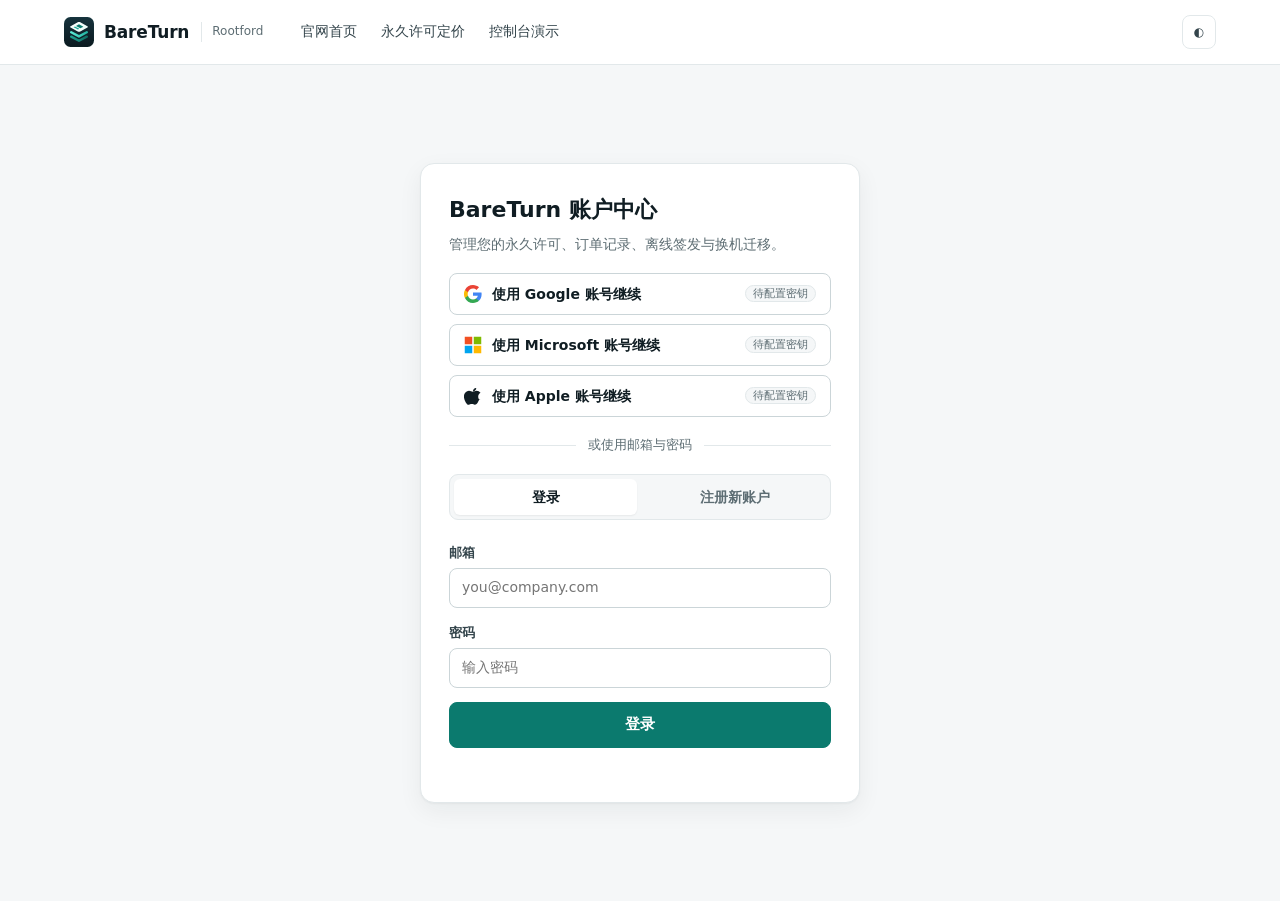
<file: admin.html>
<!DOCTYPE html>
<html lang="zh-CN">
<head>
  <meta charset="utf-8">
  <meta name="viewport" content="width=device-width, initial-scale=1">
  <title>管理后台 · 用户、订单与许可管理 · BareTurn</title>
  <link rel="icon" type="image/svg+xml" href="assets/bareturn-mark.svg">
  <link rel="stylesheet" href="styles.css">
  <link rel="stylesheet" href="portal.css">
</head>
<body>
  <header class="nav-wrap">
    <div class="container nav">
      <a class="brand" href="index.html">
        <img src="assets/bareturn-mark.svg" alt="" width="30" height="30">
        <strong>BareTurn</strong><span class="by">Admin Console</span>
      </a>
      <nav class="nav-links">
        <a href="index.html">官网首页</a>
        <a href="account.html">我的账户</a>
        <a href="admin.html" style="color:var(--brand);font-weight:600">管理后台</a>
      </nav>
      <div class="nav-actions">
        <span id="admin-user-label" class="muted hide-sm" style="font-size:13px"></span>
        <button class="icon-btn" id="theme-toggle" type="button" aria-label="切换主题">◐</button>
        <button class="btn sm ghost" id="btn-logout" type="button">退出登录</button>
      </div>
    </div>
  </header>

  <main class="portal-main">
    <div class="container" id="admin-root">
      <div class="page-top">
        <div>
          <h1>BareTurn 运营管理后台</h1>
          <p>管理注册用户、查看订单流水、手动签发/调整/解绑/吊销永久许可并追溯审计日志。</p>
        </div>
        <div class="top-actions">
          <button class="btn sm" id="btn-refresh" type="button">刷新数据</button>
          <button class="btn sm primary" id="btn-grant" type="button">+ 手动签发许可</button>
        </div>
      </div>

      <div class="kpi-grid">
        <div class="kpi-card"><small>注册用户（活跃 / 管理员）</small><strong id="ak-users">—</strong><span class="sub" id="ak-users-sub">—</span></div>
        <div class="kpi-card"><small>累计 Creem 实收（USD）</small><strong id="ak-rev">—</strong><span class="sub" id="ak-ord-sub">—</span></div>
        <div class="kpi-card"><small>有效永久许可（已绑定 Core）</small><strong id="ak-lic">—</strong><span class="sub" id="ak-lic-sub">—</span></div>
        <div class="kpi-card"><small>有效总席位</small><strong id="ak-seats">—</strong><span class="sub" id="ak-seats-sub">—</span></div>
      </div>

      <div class="portal-tabs" role="tablist">
        <button type="button" class="on" data-tab="users">用户管理</button>
        <button type="button" data-tab="licenses">许可管理</button>
        <button type="button" data-tab="orders">订单流水</button>
        <button type="button" data-tab="trials">试用申请</button>
        <button type="button" data-tab="audit">管理员审计</button>
      </div>

      <!-- Users Tab -->
      <section id="tab-users" class="panel">
        <div class="toolbar">
          <input type="search" id="u-q" placeholder="搜索邮箱、姓名或公司…">
          <select id="u-role"><option value="">全部角色</option><option value="user">普通用户</option><option value="admin">管理员</option></select>
          <select id="u-status"><option value="">全部状态</option><option value="active">正常</option><option value="disabled">已停用</option></select>
        </div>
        <div class="table-wrap">
          <table class="data">
            <thead><tr><th>用户</th><th>角色</th><th>状态</th><th>订单 / 许可</th><th>有效席位</th><th>注册 / 最近登录</th><th style="text-align:right">操作</th></tr></thead>
            <tbody id="u-tbody"><tr><td colspan="7" class="empty-box">正在加载…</td></tr></tbody>
          </table>
        </div>
      </section>

      <!-- Licenses Tab -->
      <section id="tab-licenses" class="panel hidden">
        <div class="toolbar">
          <input type="search" id="l-q" placeholder="搜索激活码、邮箱、客户名、CoreId 或订单号…">
          <select id="l-status">
            <option value="">全部状态</option><option value="Active">有效 (Active)</option>
            <option value="Suspended">已暂停 (Suspended)</option><option value="Revoked">已撤销 (Revoked)</option><option value="Disputed">争议冻结</option>
          </select>
        </div>
        <div class="table-wrap">
          <table class="data">
            <thead><tr><th>激活码</th><th>归属客户 / 邮箱</th><th>席位（Server / WS）</th><th>状态</th><th>已绑定 CoreId</th><th>换机</th><th style="text-align:right">操作</th></tr></thead>
            <tbody id="l-tbody"><tr><td colspan="7" class="empty-box">正在加载…</td></tr></tbody>
          </table>
        </div>
      </section>

      <!-- Orders Tab -->
      <section id="tab-orders" class="panel hidden">
        <div class="toolbar">
          <input type="search" id="o-q" placeholder="搜索订单号、邮箱或激活码…">
          <select id="o-status">
            <option value="">全部状态</option><option value="Paid">已支付</option><option value="Manual">手动签发</option>
            <option value="Pending">待支付</option><option value="Refunded">已退款</option><option value="Disputed">争议</option>
          </select>
        </div>
        <div class="table-wrap">
          <table class="data">
            <thead><tr><th>时间</th><th>订单号</th><th>客户邮箱</th><th>席位</th><th>金额</th><th>状态</th><th>激活码</th></tr></thead>
            <tbody id="o-tbody"><tr><td colspan="7" class="empty-box">正在加载…</td></tr></tbody>
          </table>
        </div>
      </section>

      <!-- Trials Tab -->
      <section id="tab-trials" class="panel hidden">
        <div class="toolbar">
          <input type="search" id="t-q" placeholder="搜索公司、联系人、电话、邮箱或需求…">
        </div>
        <div class="table-wrap">
          <table class="data">
            <thead><tr><th>提交时间</th><th>公司 / 联系人</th><th>联系电话</th><th>邮箱</th><th>需求描述</th></tr></thead>
            <tbody id="t-tbody"><tr><td colspan="5" class="empty-box">正在加载…</td></tr></tbody>
          </table>
        </div>
      </section>

      <!-- Audit Tab -->
      <section id="tab-audit" class="panel hidden">
        <div class="table-wrap">
          <table class="data">
            <thead><tr><th>时间</th><th>管理员</th><th>动作</th><th>对象</th><th>详情</th></tr></thead>
            <tbody id="a-tbody"><tr><td colspan="5" class="empty-box">正在加载…</td></tr></tbody>
          </table>
        </div>
      </section>
    </div>
  </main>

  <script src="portal-common.js"></script>
  <script src="admin.js"></script>
</body>
</html>
</file>
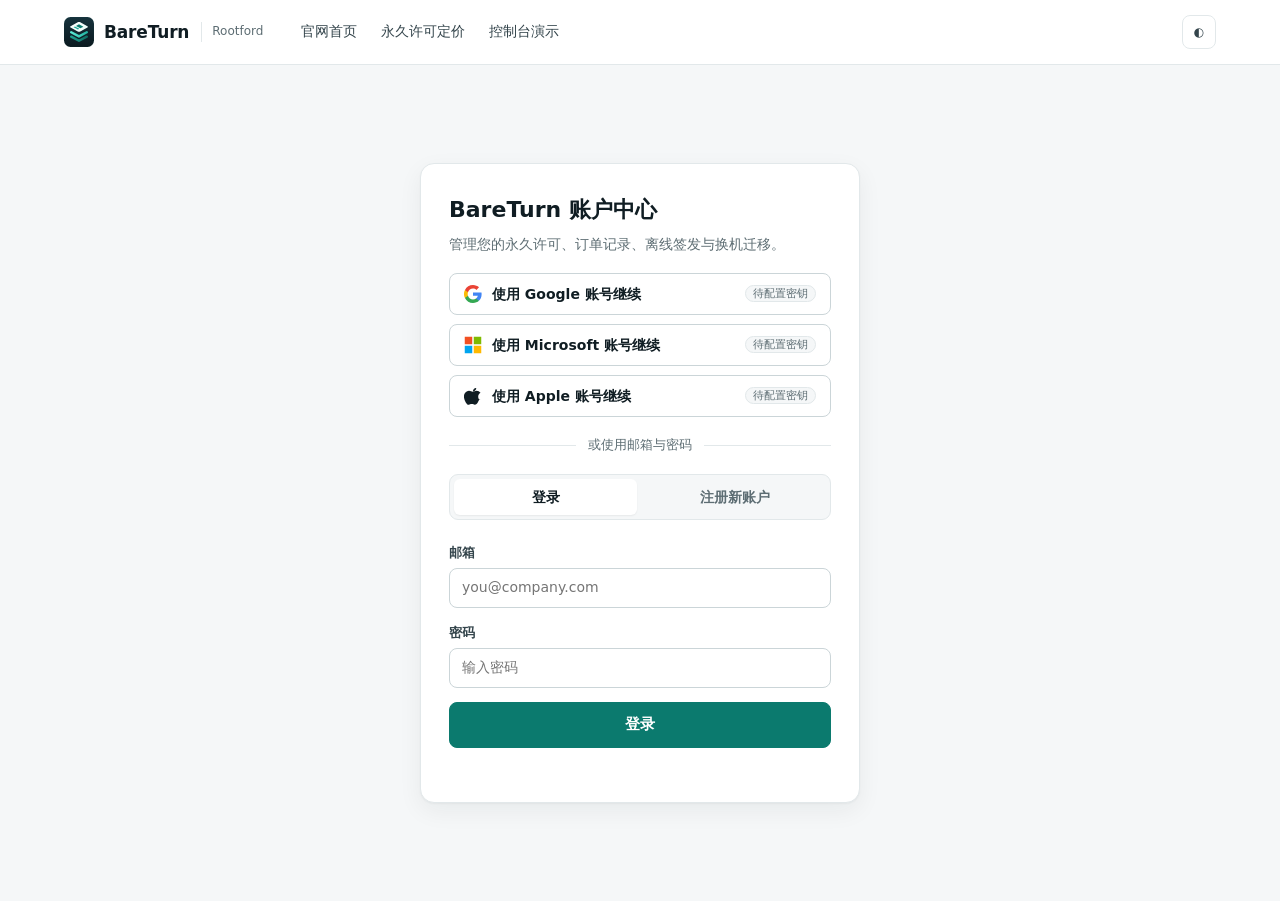
<file: login.html>
<!DOCTYPE html>
<html lang="zh-CN">
<head>
  <meta charset="utf-8">
  <meta name="viewport" content="width=device-width, initial-scale=1">
  <title>登录与注册 · BareTurn</title>
  <link rel="icon" type="image/svg+xml" href="assets/bareturn-mark.svg">
  <link rel="stylesheet" href="styles.css">
  <link rel="stylesheet" href="portal.css">
</head>
<body>
  <header class="nav-wrap">
    <div class="container nav">
      <a class="brand" href="index.html">
        <img src="assets/bareturn-mark.svg" alt="" width="30" height="30">
        <strong>BareTurn</strong><span class="by">Rootford</span>
      </a>
      <nav class="nav-links">
        <a href="index.html">官网首页</a>
        <a href="index.html#pricing">永久许可定价</a>
        <a href="demo.html" target="_blank" rel="noopener">控制台演示</a>
      </nav>
      <div class="nav-actions">
        <button class="icon-btn" id="theme-toggle" type="button" aria-label="切换主题">◐</button>
      </div>
    </div>
  </header>

  <main class="auth-page">
    <div class="auth-card">
      <div style="margin-bottom:18px">
        <h1 style="margin:0 0 4px;font-size:22px">BareTurn 账户中心</h1>
        <p class="muted" style="margin:0;font-size:13.5px">管理您的永久许可、订单记录、离线签发与换机迁移。</p>
      </div>

      <div id="oauth-banner" class="oauth-banner hidden"></div>

      <div class="oauth-stack" aria-label="第三方快捷登录">
        <button type="button" class="oauth-btn" data-oauth="google">
          <svg viewBox="0 0 24 24" aria-hidden="true">
            <path fill="#4285F4" d="M23.49 12.27c0-.79-.07-1.54-.2-2.27H12v4.3h6.45a5.52 5.52 0 0 1-2.4 3.62v3h3.88c2.27-2.09 3.56-5.17 3.56-8.65z"/>
            <path fill="#34A853" d="M12 24c3.24 0 5.95-1.07 7.93-2.9l-3.88-3c-1.07.72-2.45 1.15-4.05 1.15-3.12 0-5.76-2.1-6.7-4.93H1.3v3.09A12 12 0 0 0 12 24z"/>
            <path fill="#FBBC05" d="M5.3 14.32a7.2 7.2 0 0 1 0-4.64V6.59H1.3a12 12 0 0 0 0 10.82l4-3.09z"/>
            <path fill="#EA4335" d="M12 4.75c1.76 0 3.34.6 4.58 1.8l3.44-3.44C17.95 1.19 15.24 0 12 0A12 12 0 0 0 1.3 6.59l4 3.09C6.24 6.85 8.88 4.75 12 4.75z"/>
          </svg>
          <span>使用 Google 账号继续</span>
        </button>

        <button type="button" class="oauth-btn" data-oauth="microsoft">
          <svg viewBox="0 0 24 24" aria-hidden="true">
            <rect x="1" y="1" width="10" height="10" fill="#F25022"/>
            <rect x="13" y="1" width="10" height="10" fill="#7FBA00"/>
            <rect x="1" y="13" width="10" height="10" fill="#00A4EF"/>
            <rect x="13" y="13" width="10" height="10" fill="#FFB900"/>
          </svg>
          <span>使用 Microsoft 账号继续</span>
        </button>

        <button type="button" class="oauth-btn" data-oauth="apple">
          <svg viewBox="0 0 24 24" aria-hidden="true">
            <path fill="currentColor" d="M16.365 1.43c0 1.14-.465 2.21-1.22 3.01-.78.83-2.05 1.47-3.19 1.38-.14-1.12.42-2.29 1.17-3.09.81-.85 2.18-1.48 3.24-1.3zm3.69 16.01c-.55 1.24-.81 1.79-1.52 2.88-.99 1.51-2.38 3.39-4.1 3.41-1.53.02-1.93-.99-4.01-.98-2.08.01-2.52 1-4.05.98-1.72-.02-3.03-1.71-4.02-3.22C-.44 16.33-.86 11.42 1.1 8.4c1.38-2.12 3.55-3.36 5.6-3.36 2.08 0 3.39 1.14 5.11 1.14 1.67 0 2.69-1.15 5.1-1.15 1.82 0 3.74.99 5.12 2.7-4.5 2.47-3.77 8.9.02 9.71z"/>
          </svg>
          <span>使用 Apple 账号继续</span>
        </button>
      </div>

      <div class="auth-divider">或使用邮箱与密码</div>

      <div class="auth-tabs" role="tablist">
        <button type="button" class="on" data-mode="login">登录</button>
        <button type="button" data-mode="register">注册新账户</button>
      </div>

      <form id="login-form">
        <div class="field"><label for="l-email">邮箱</label><input id="l-email" name="email" type="email" autocomplete="email" required placeholder="you@company.com"></div>
        <div class="field"><label for="l-pw">密码</label><input id="l-pw" name="password" type="password" autocomplete="current-password" required placeholder="输入密码"></div>
        <button type="submit" class="btn primary full lg" id="l-btn">登录</button>
        <div class="form-err" id="l-err"></div>
      </form>

      <form id="register-form" class="hidden">
        <div class="field"><label for="r-name">姓名 / 联系人</label><input id="r-name" name="name" type="text" autocomplete="name" required placeholder="张明"></div>
        <div class="field"><label for="r-company">公司 / 组织（可选）</label><input id="r-company" name="company" type="text" autocomplete="organization" placeholder="示例科技有限公司"></div>
        <div class="field"><label for="r-email">邮箱</label><input id="r-email" name="email" type="email" autocomplete="email" required placeholder="it@company.com"></div>
        <div class="field"><label for="r-pw">密码</label><input id="r-pw" name="password" type="password" autocomplete="new-password" minlength="8" required placeholder="至少 8 个字符"></div>
        <div class="field"><label for="r-pw2">确认密码</label><input id="r-pw2" name="password2" type="password" autocomplete="new-password" minlength="8" required placeholder="再次输入密码"></div>
        <button type="submit" class="btn primary full lg" id="r-btn">创建账户</button>
        <div class="form-err" id="r-err"></div>
      </form>
    </div>
  </main>

  <script src="portal-common.js"></script>
  <script>
    (async function () {
      const P = window.BTPortal;
      P.initTheme();
      const qp = new URLSearchParams(location.search);
      const next = qp.get('next') || '';
      const bannerEl = document.getElementById('oauth-banner');

      function showBanner(msg) {
        bannerEl.textContent = msg;
        bannerEl.classList.remove('hidden');
      }

      // 1. Handle OAuth callback fragment (#oauth_code=... or #oauth_error=...)
      if (location.hash && location.hash.length > 1) {
        const hp = new URLSearchParams(location.hash.slice(1));
        const oauthCode = hp.get('oauth_code');
        const oauthError = hp.get('oauth_error');
        if (oauthCode || oauthError) {
          history.replaceState(null, '', location.pathname + location.search);
        }
        if (oauthError) {
          showBanner(oauthError);
        } else if (oauthCode) {
          try {
            const data = await P.api('/api/v1/auth/oauth/exchange', {
              method: 'POST',
              skipClearOn401: true,
              body: JSON.stringify({ code: oauthCode })
            });
            P.setSession(data.token, data.user);
            location.href = next || (data.user.role === 'admin' ? 'admin.html' : 'account.html');
            return;
          } catch (err) {
            showBanner(err.message || '第三方登录交换凭证失败，请重试。');
          }
        }
      }

      const existing = await P.refreshUser();
      if (existing) {
        location.href = next || (existing.role === 'admin' ? 'admin.html' : 'account.html');
        return;
      }

      // 2. Discover configured OAuth providers from Worker
      let providerState = { providers: { google: false, microsoft: false, apple: false } };
      try {
        providerState = await P.api('/api/v1/auth/providers', { skipClearOn401: true });
      } catch (_) {}

      const providerNames = { google: 'Google', microsoft: 'Microsoft', apple: 'Apple' };
      document.querySelectorAll('[data-oauth]').forEach((btn) => {
        const prov = btn.dataset.oauth;
        const enabled = !!(providerState.providers && providerState.providers[prov]);
        if (!enabled) {
          const tag = document.createElement('span');
          tag.className = 'oauth-tag';
          tag.textContent = '待配置密钥';
          btn.appendChild(tag);
        }
        btn.addEventListener('click', () => {
          bannerEl.classList.add('hidden');
          if (!enabled) {
            showBanner(`${providerNames[prov]} 登录后端接口已就绪，请在 Cloudflare Worker 中配置 ${prov.toUpperCase()} Client ID / Secret（详见 OAUTH_SETUP.md）。`);
            return;
          }
          const returnUrl = location.origin + location.pathname + (next ? `?next=${encodeURIComponent(next)}` : '');
          location.href = `${P.API_BASE}/api/v1/auth/oauth/${prov}/start?return_to=${encodeURIComponent(returnUrl)}`;
        });
      });

      // 3. Email/Password login & registration tabs
      const tabs = document.querySelectorAll('.auth-tabs button');
      const loginForm = document.getElementById('login-form');
      const regForm = document.getElementById('register-form');
      function setMode(mode) {
        tabs.forEach((b) => b.classList.toggle('on', b.dataset.mode === mode));
        loginForm.classList.toggle('hidden', mode !== 'login');
        regForm.classList.toggle('hidden', mode !== 'register');
      }
      tabs.forEach((b) => b.addEventListener('click', () => setMode(b.dataset.mode)));
      if (qp.get('mode') === 'register') setMode('register');

      loginForm.addEventListener('submit', async (e) => {
        e.preventDefault();
        const errEl = document.getElementById('l-err');
        const btn = document.getElementById('l-btn');
        errEl.textContent = '';
        btn.disabled = true;
        try {
          const data = await P.api('/api/v1/auth/login', {
            method: 'POST',
            skipClearOn401: true,
            body: JSON.stringify({
              email: loginForm.email.value.trim(),
              password: loginForm.password.value
            })
          });
          P.setSession(data.token, data.user);
          location.href = next || (data.user.role === 'admin' ? 'admin.html' : 'account.html');
        } catch (err) {
          errEl.textContent = err.message;
          btn.disabled = false;
        }
      });

      regForm.addEventListener('submit', async (e) => {
        e.preventDefault();
        const errEl = document.getElementById('r-err');
        const btn = document.getElementById('r-btn');
        errEl.textContent = '';
        if (regForm.password.value !== regForm.password2.value) {
          errEl.textContent = '两次输入的密码不一致。';
          return;
        }
        btn.disabled = true;
        try {
          const data = await P.api('/api/v1/auth/register', {
            method: 'POST',
            skipClearOn401: true,
            body: JSON.stringify({
              name: regForm.name.value.trim(),
              company: regForm.company.value.trim(),
              email: regForm.email.value.trim(),
              password: regForm.password.value
            })
          });
          P.setSession(data.token, data.user);
          location.href = next || 'account.html';
        } catch (err) {
          errEl.textContent = err.message;
          btn.disabled = false;
        }
      });
    })();
  </script>
</body>
</html>
</file>
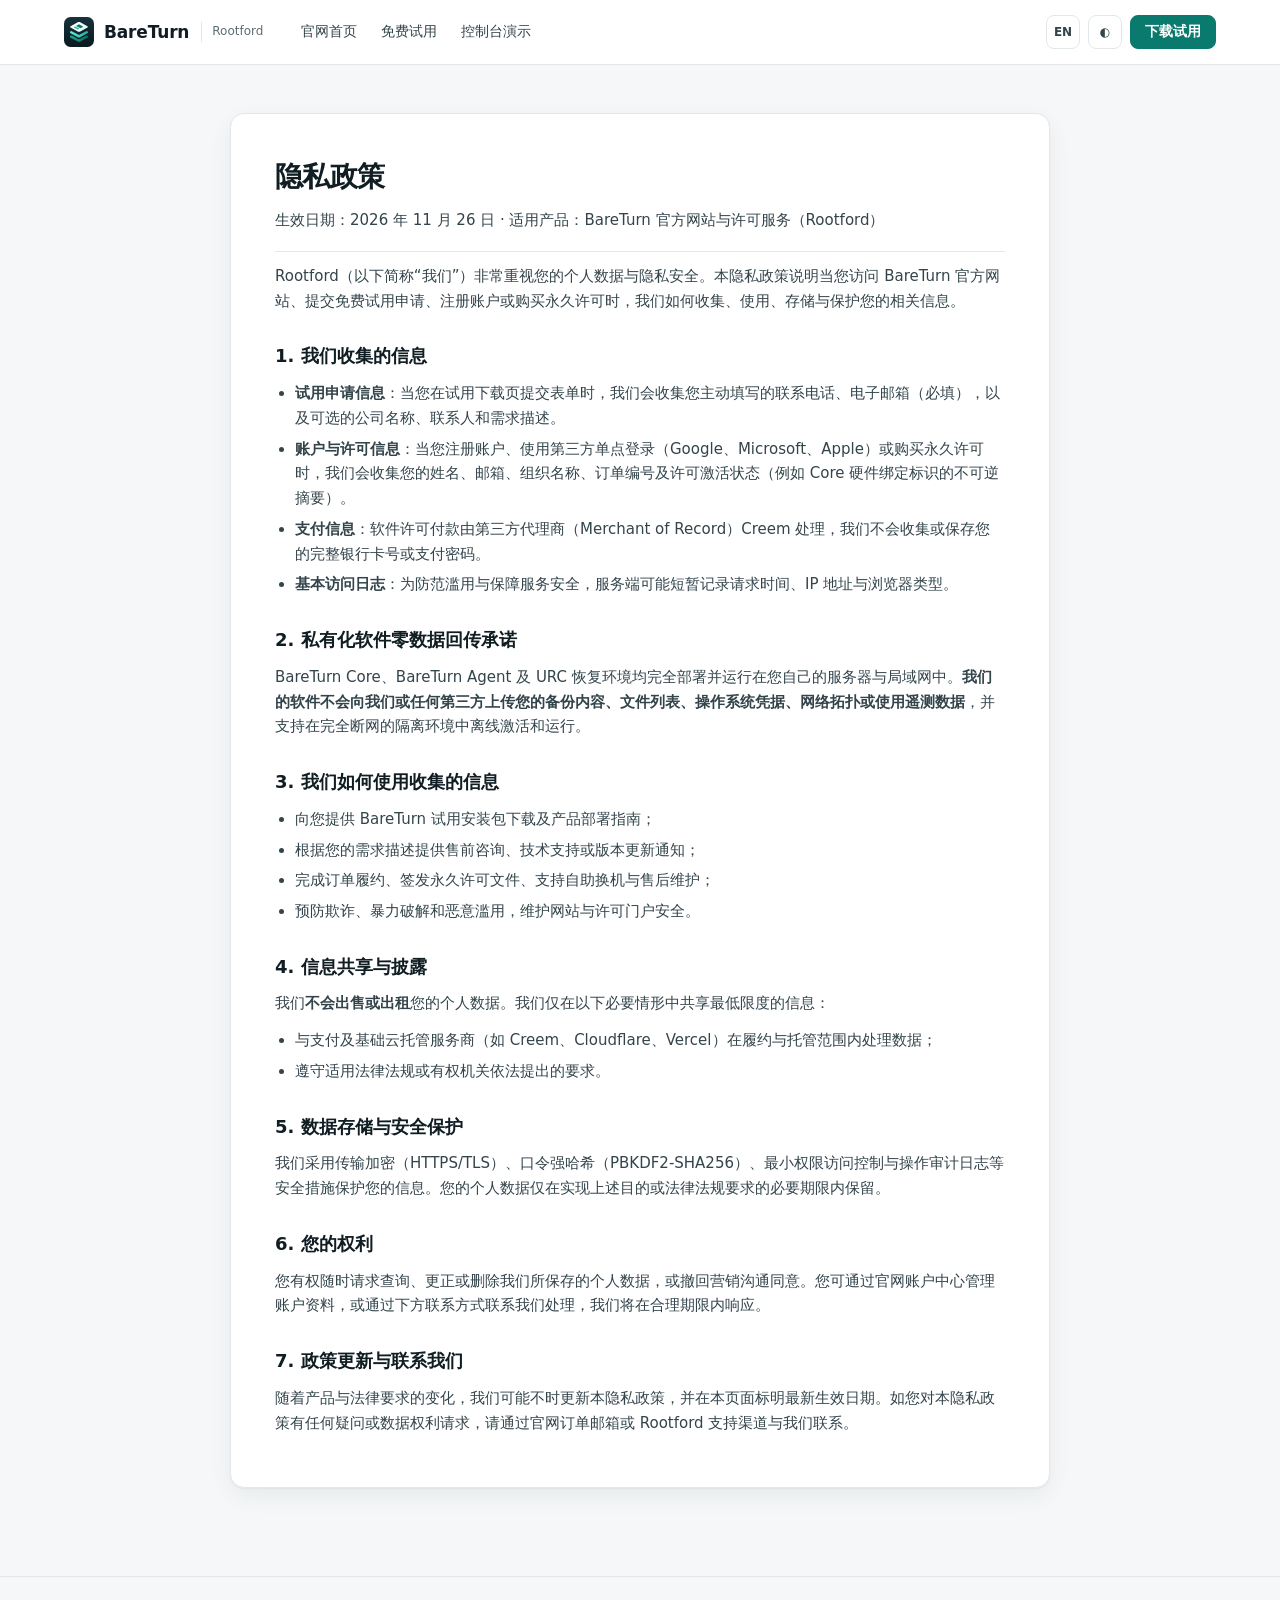
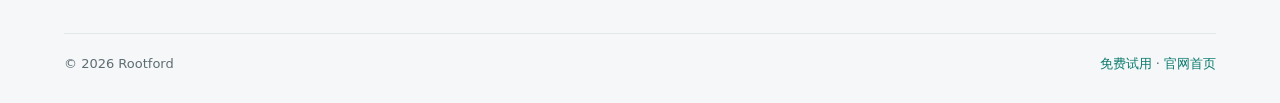
<file: privacy.html>
<!DOCTYPE html>
<html lang="zh-CN">
<head>
  <meta charset="utf-8">
  <meta name="viewport" content="width=device-width, initial-scale=1">
  <title>隐私政策 · BareTurn</title>
  <meta name="description" content="BareTurn（Rootford）隐私政策，说明我们如何收集、使用和保护您在官网提交的试用、账户及许可信息。">
  <link rel="icon" type="image/svg+xml" href="assets/bareturn-mark.svg">
  <link rel="stylesheet" href="styles.css">
  <link rel="stylesheet" href="portal.css">
  <script>try{var t=localStorage.getItem('bareturn.site.theme');if(t)document.documentElement.dataset.theme=t;}catch(e){}</script>
</head>
<body>
  <header class="nav-wrap">
    <div class="container nav">
      <a class="brand" href="index.html" aria-label="BareTurn">
        <img src="assets/bareturn-mark.svg" alt="" width="30" height="30">
        <strong>BareTurn</strong><span class="by">Rootford</span>
      </a>
      <nav class="nav-links" aria-label="Main">
        <a href="index.html" data-i18n="nav.home">官网首页</a>
        <a href="trial.html" data-i18n="nav.trial">免费试用</a>
        <a href="demo.html" target="_blank" rel="noopener" data-i18n="nav.demo">控制台演示</a>
      </nav>
      <div class="nav-actions">
        <button class="icon-btn" id="lang-toggle" type="button" aria-label="Switch language">EN</button>
        <button class="icon-btn" id="theme-toggle" type="button" aria-label="Toggle theme">◐</button>
        <a class="btn sm primary" href="trial.html" data-i18n="nav.cta">下载试用</a>
      </div>
    </div>
  </header>

  <main class="legal-main">
    <div class="container">
      <article class="legal-card" id="privacy-zh">
        <h1>隐私政策</h1>
        <p class="legal-meta">生效日期：2026 年 11 月 26 日 · 适用产品：BareTurn 官方网站与许可服务（Rootford）</p>

        <p>Rootford（以下简称“我们”）非常重视您的个人数据与隐私安全。本隐私政策说明当您访问 BareTurn 官方网站、提交免费试用申请、注册账户或购买永久许可时，我们如何收集、使用、存储与保护您的相关信息。</p>

        <h2>1. 我们收集的信息</h2>
        <ul>
          <li><strong>试用申请信息</strong>：当您在试用下载页提交表单时，我们会收集您主动填写的联系电话、电子邮箱（必填），以及可选的公司名称、联系人和需求描述。</li>
          <li><strong>账户与许可信息</strong>：当您注册账户、使用第三方单点登录（Google、Microsoft、Apple）或购买永久许可时，我们会收集您的姓名、邮箱、组织名称、订单编号及许可激活状态（例如 Core 硬件绑定标识的不可逆摘要）。</li>
          <li><strong>支付信息</strong>：软件许可付款由第三方代理商（Merchant of Record）Creem 处理，我们不会收集或保存您的完整银行卡号或支付密码。</li>
          <li><strong>基本访问日志</strong>：为防范滥用与保障服务安全，服务端可能短暂记录请求时间、IP 地址与浏览器类型。</li>
        </ul>

        <h2>2. 私有化软件零数据回传承诺</h2>
        <p>BareTurn Core、BareTurn Agent 及 URC 恢复环境均完全部署并运行在您自己的服务器与局域网中。<strong>我们的软件不会向我们或任何第三方上传您的备份内容、文件列表、操作系统凭据、网络拓扑或使用遥测数据</strong>，并支持在完全断网的隔离环境中离线激活和运行。</p>

        <h2>3. 我们如何使用收集的信息</h2>
        <ul>
          <li>向您提供 BareTurn 试用安装包下载及产品部署指南；</li>
          <li>根据您的需求描述提供售前咨询、技术支持或版本更新通知；</li>
          <li>完成订单履约、签发永久许可文件、支持自助换机与售后维护；</li>
          <li>预防欺诈、暴力破解和恶意滥用，维护网站与许可门户安全。</li>
        </ul>

        <h2>4. 信息共享与披露</h2>
        <p>我们<strong>不会出售或出租</strong>您的个人数据。我们仅在以下必要情形中共享最低限度的信息：</p>
        <ul>
          <li>与支付及基础云托管服务商（如 Creem、Cloudflare、Vercel）在履约与托管范围内处理数据；</li>
          <li>遵守适用法律法规或有权机关依法提出的要求。</li>
        </ul>

        <h2>5. 数据存储与安全保护</h2>
        <p>我们采用传输加密（HTTPS/TLS）、口令强哈希（PBKDF2-SHA256）、最小权限访问控制与操作审计日志等安全措施保护您的信息。您的个人数据仅在实现上述目的或法律法规要求的必要期限内保留。</p>

        <h2>6. 您的权利</h2>
        <p>您有权随时请求查询、更正或删除我们所保存的个人数据，或撤回营销沟通同意。您可通过官网账户中心管理账户资料，或通过下方联系方式联系我们处理，我们将在合理期限内响应。</p>

        <h2>7. 政策更新与联系我们</h2>
        <p>随着产品与法律要求的变化，我们可能不时更新本隐私政策，并在本页面标明最新生效日期。如您对本隐私政策有任何疑问或数据权利请求，请通过官网订单邮箱或 Rootford 支持渠道与我们联系。</p>
      </article>

      <article class="legal-card hidden" id="privacy-en">
        <h1>Privacy Policy</h1>
        <p class="legal-meta">Effective Date: November 26, 2026 · Scope: BareTurn Website &amp; Licensing Services (Rootford)</p>

        <p>Rootford ("we", "our", or "us") respects your privacy. This Privacy Policy explains how we collect, use, store, and protect information when you visit the BareTurn website, request a free trial download, register an account, or purchase a perpetual license.</p>

        <h2>1. Information We Collect</h2>
        <ul>
          <li><strong>Trial request details</strong>: When you submit the trial download form, we collect your required phone number and email address, plus optional company name, contact name, and deployment notes.</li>
          <li><strong>Account and licensing records</strong>: When you create an account, sign in via SSO (Google, Microsoft, or Apple), or purchase a license, we collect your name, email, organization, order references, and license activation metadata (such as salted hardware binding hashes).</li>
          <li><strong>Payment processing</strong>: Payments are processed by Creem as our Merchant of Record. We do not collect or store your full credit card details.</li>
          <li><strong>Security logs</strong>: Standard server access metadata (timestamp, IP address, user agent) may be retained briefly for abuse prevention and security auditing.</li>
        </ul>

        <h2>2. On-Premises Software Zero-Telemetry Commitment</h2>
        <p>BareTurn Core, BareTurn Agent, and URC recovery media run entirely inside your own infrastructure. <strong>The software never transmits your backup data, file catalogs, OS credentials, or usage telemetry to us or any third party</strong>, and supports fully air-gapped offline activation and operation.</p>

        <h2>3. How We Use Information</h2>
        <ul>
          <li>Provide access to BareTurn trial installers and deployment instructions;</li>
          <li>Respond to your evaluation inquiries, technical questions, and support requests;</li>
          <li>Fulfill orders, issue signed perpetual license files, and support self-service Core rehosting;</li>
          <li>Protect our website and licensing services against fraud, brute-force attempts, and abuse.</li>
        </ul>

        <h2>4. Data Sharing</h2>
        <p>We <strong>do not sell or rent</strong> your personal data. We share minimal necessary data only with infrastructure and payment processors (such as Creem, Cloudflare, and Vercel) strictly to deliver the service, or when required by applicable law.</p>

        <h2>5. Security and Retention</h2>
        <p>We protect submitted data with TLS encryption in transit, strong password hashing (PBKDF2-SHA256), least-privilege access controls, and administrative audit logging. Data is retained only as long as necessary to fulfill the purposes above or meet legal obligations.</p>

        <h2>6. Your Rights</h2>
        <p>You may request access to, correction of, or deletion of your personal data at any time, or opt out of follow-up communications. Account holders can update profile details in the Account Center or reach out through our support channel.</p>

        <h2>7. Policy Updates</h2>
        <p>We may update this Privacy Policy periodically and reflect the latest effective date at the top of this page.</p>
      </article>
    </div>
  </main>

  <footer class="footer">
    <div class="container foot-bottom">
      <span>© 2026 Rootford</span>
      <span><a href="trial.html" data-i18n="nav.trial">免费试用</a> · <a href="index.html" data-i18n="nav.home">官网首页</a></span>
    </div>
  </footer>

  <script src="portal-common.js"></script>
  <script>
    (function () {
      const P = window.BTPortal;
      P.initTheme();
      const EN = { 'nav.home': 'Home', 'nav.trial': 'Free trial', 'nav.demo': 'Console demo', 'nav.cta': 'Download trial' };
      const ZH = {};
      document.querySelectorAll('[data-i18n]').forEach((el) => { ZH[el.dataset.i18n] = el.innerHTML; });
      let lang = (() => { try { return localStorage.getItem('bareturn.site.lang') === 'en' ? 'en' : 'zh'; } catch (_) { return 'zh'; } })();
      const langBtn = document.getElementById('lang-toggle');
      const zhArt = document.getElementById('privacy-zh');
      const enArt = document.getElementById('privacy-en');
      function applyLang(next) {
        lang = next === 'en' ? 'en' : 'zh';
        document.documentElement.lang = lang === 'en' ? 'en' : 'zh-CN';
        langBtn.textContent = lang === 'en' ? '中' : 'EN';
        document.title = lang === 'en' ? 'Privacy Policy · BareTurn' : '隐私政策 · BareTurn';
        zhArt.classList.toggle('hidden', lang === 'en');
        enArt.classList.toggle('hidden', lang !== 'en');
        document.querySelectorAll('[data-i18n]').forEach((el) => {
          const k = el.dataset.i18n;
          if (lang === 'en' && EN[k]) el.innerHTML = EN[k];
          else if (ZH[k]) el.innerHTML = ZH[k];
        });
        try { localStorage.setItem('bareturn.site.lang', lang); } catch (_) {}
      }
      langBtn.addEventListener('click', () => applyLang(lang === 'zh' ? 'en' : 'zh'));
      applyLang(lang);
    })();
  </script>
</body>
</html>
</file>
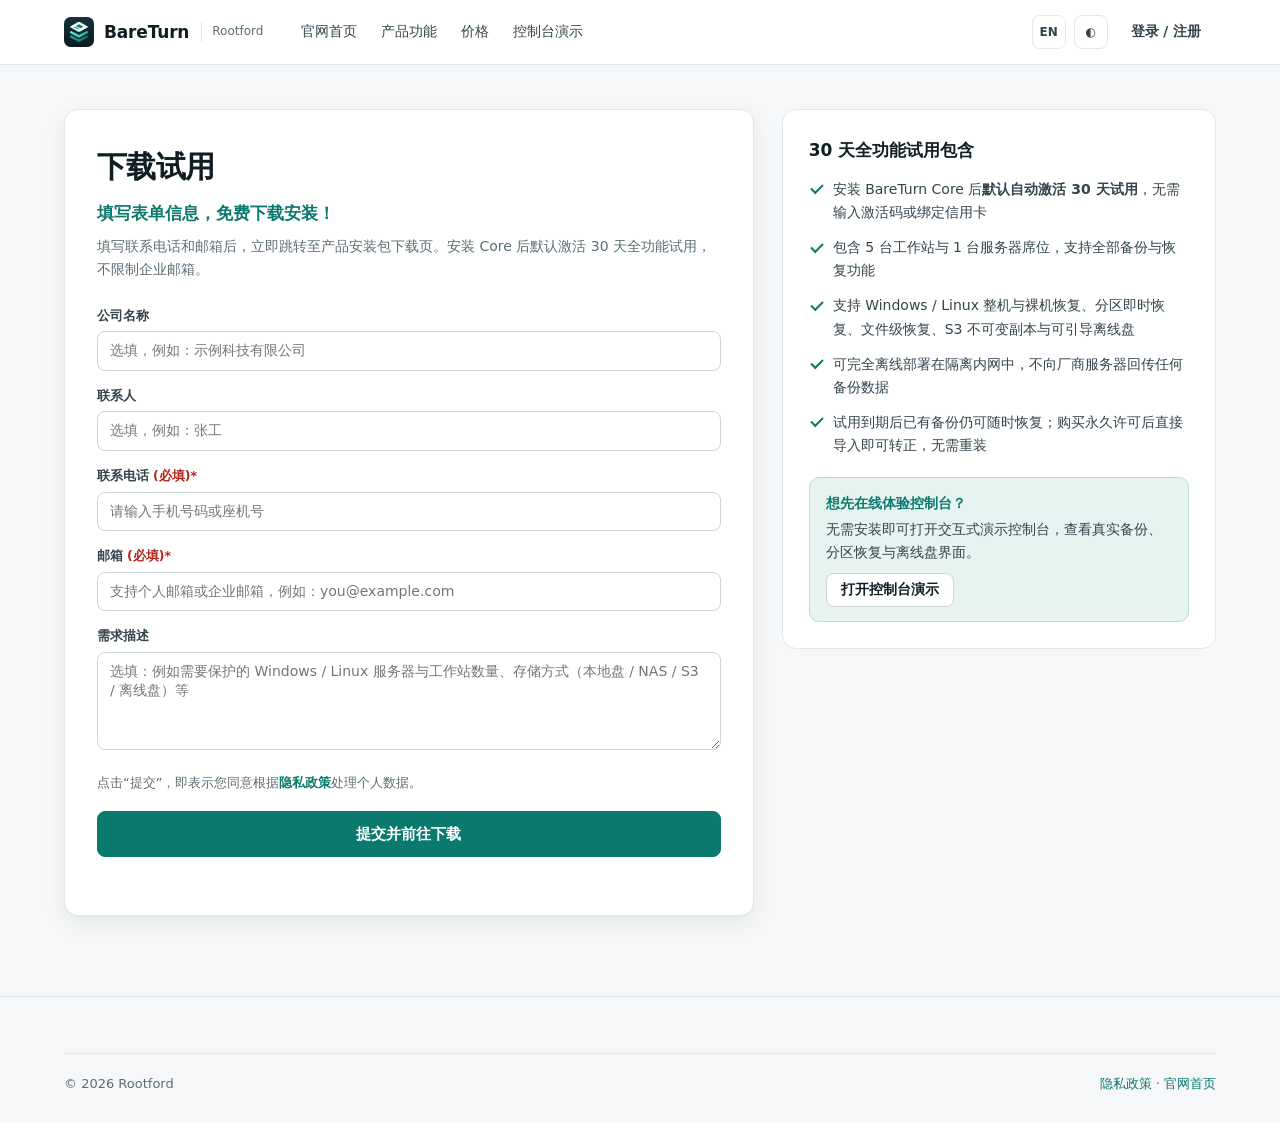
<file: trial.html>
<!DOCTYPE html>
<html lang="zh-CN">
<head>
  <meta charset="utf-8">
  <meta name="viewport" content="width=device-width, initial-scale=1">
  <title>下载 30 天免费试用 · BareTurn</title>
  <meta name="description" content="填写基本信息下载 BareTurn 安装包，安装 Core 后默认激活 30 天全功能试用，含 5 台工作站与 1 台服务器。">
  <link rel="icon" type="image/svg+xml" href="assets/bareturn-mark.svg">
  <link rel="stylesheet" href="styles.css">
  <link rel="stylesheet" href="portal.css">
  <script>try{var t=localStorage.getItem('bareturn.site.theme');if(t)document.documentElement.dataset.theme=t;}catch(e){}</script>
</head>
<body>
  <header class="nav-wrap">
    <div class="container nav">
      <a class="brand" href="index.html" aria-label="BareTurn">
        <img src="assets/bareturn-mark.svg" alt="" width="30" height="30">
        <strong>BareTurn</strong><span class="by">Rootford</span>
      </a>
      <nav class="nav-links" aria-label="Main">
        <a href="index.html" data-i18n="nav.home">官网首页</a>
        <a href="index.html#features" data-i18n="nav.features">产品功能</a>
        <a href="index.html#pricing" data-i18n="nav.pricing">价格</a>
        <a href="demo.html" target="_blank" rel="noopener" data-i18n="nav.demo">控制台演示</a>
      </nav>
      <div class="nav-actions">
        <button class="icon-btn" id="lang-toggle" type="button" aria-label="Switch language">EN</button>
        <button class="icon-btn" id="theme-toggle" type="button" aria-label="Toggle theme">◐</button>
        <a class="btn sm ghost" id="nav-auth-btn" href="login.html" data-i18n="nav.login">登录 / 注册</a>
      </div>
    </div>
  </header>

  <main class="trial-main">
    <div class="container">
      <!-- Step 1: Trial Registration Form -->
      <div id="trial-form-view" class="trial-grid">
        <section class="trial-card">
          <div class="trial-head">
            <h1 data-i18n="t.title">下载试用</h1>
            <p class="trial-lead" data-i18n="t.lead">填写表单信息，免费下载安装！</p>
            <p class="trial-sub" data-i18n="t.sub">填写联系电话和邮箱后，立即跳转至产品安装包下载页。安装 Core 后默认激活 30 天全功能试用，不限制企业邮箱。</p>
          </div>

          <form id="trial-form" class="trial-form" novalidate>
            <div class="field">
              <label for="t-company" data-i18n="f.company">公司名称</label>
              <input id="t-company" name="company" type="text" autocomplete="organization" maxlength="120" placeholder="选填，例如：示例科技有限公司" data-ph-en="Optional, e.g. Acme Corp">
            </div>

            <div class="field">
              <label for="t-contact" data-i18n="f.contact">联系人</label>
              <input id="t-contact" name="contactName" type="text" autocomplete="name" maxlength="80" placeholder="选填，例如：张工" data-ph-en="Optional, e.g. Alex Chen">
            </div>

            <div class="field">
              <label for="t-phone"><span data-i18n="f.phone">联系电话</span><span class="req-mark" data-i18n="f.req">(必填)*</span></label>
              <input id="t-phone" name="phone" type="tel" autocomplete="tel" required maxlength="32" placeholder="请输入手机号码或座机号" data-ph-en="Enter phone number">
            </div>

            <div class="field">
              <label for="t-email"><span data-i18n="f.email">邮箱</span><span class="req-mark" data-i18n="f.req">(必填)*</span></label>
              <input id="t-email" name="email" type="email" autocomplete="email" required maxlength="160" placeholder="支持个人邮箱或企业邮箱，例如：you@example.com" data-ph-en="Personal or work email, e.g. you@example.com">
            </div>

            <div class="field">
              <label for="t-notes" data-i18n="f.notes">需求描述</label>
              <textarea id="t-notes" name="notes" rows="4" maxlength="1000" placeholder="选填：例如需要保护的 Windows / Linux 服务器与工作站数量、存储方式（本地盘 / NAS / S3 / 离线盘）等" data-ph-en="Optional: number of Windows/Linux machines, storage target (local, NAS, S3, offline drive), etc."></textarea>
            </div>

            <p class="trial-privacy-note" data-i18n="f.privacy">点击“提交”，即表示您同意根据<a href="privacy.html" target="_blank" rel="noopener">隐私政策</a>处理个人数据。</p>

            <button type="submit" class="btn primary lg full" id="t-submit" data-i18n="f.submit">提交并前往下载</button>
            <div class="form-err" id="t-err" role="alert"></div>
          </form>
        </section>

        <aside class="trial-aside">
          <h2 data-i18n="a.title">30 天全功能试用包含</h2>
          <ul class="trial-aside-list">
            <li data-i18n="a.1">安装 BareTurn Core 后<strong>默认自动激活 30 天试用</strong>，无需输入激活码或绑定信用卡</li>
            <li data-i18n="a.2">包含 5 台工作站与 1 台服务器席位，支持全部备份与恢复功能</li>
            <li data-i18n="a.3">支持 Windows / Linux 整机与裸机恢复、分区即时恢复、文件级恢复、S3 不可变副本与可引导离线盘</li>
            <li data-i18n="a.4">可完全离线部署在隔离内网中，不向厂商服务器回传任何备份数据</li>
            <li data-i18n="a.5">试用到期后已有备份仍可随时恢复；购买永久许可后直接导入即可转正，无需重装</li>
          </ul>
          <div class="trial-aside-box">
            <strong data-i18n="a.demoT">想先在线体验控制台？</strong>
            <span data-i18n="a.demoD">无需安装即可打开交互式演示控制台，查看真实备份、分区恢复与离线盘界面。</span>
            <div style="margin-top:10px">
              <a class="btn sm" href="demo.html" target="_blank" rel="noopener" data-i18n="a.demoBtn">打开控制台演示</a>
            </div>
          </div>
        </aside>
      </div>

      <!-- Step 2: Installer Download View (revealed after submission) -->
      <div id="trial-download-view" class="hidden">
        <div class="trial-banner">
          <div>
            <h2 data-i18n="d.bannerT">✓ 试用信息已提交，立即下载 BareTurn 3.1 安装包</h2>
            <p data-i18n="d.bannerD">安装 BareTurn Core 并创建管理员账户后，系统将<strong>默认自动激活 30 天全功能试用</strong>（含 5 台工作站 + 1 台服务器，无需激活码）。</p>
          </div>
          <button type="button" class="btn sm" id="btn-edit-trial" data-i18n="d.edit">修改联系信息</button>
        </div>

        <div class="dl-grid">
          <article class="dl-card featured">
            <div class="dl-card-top">
              <div>
                <h3 data-i18n="d.coreT">BareTurn Core 管理服务器</h3>
                <p data-i18n="d.coreD">Windows Server 2019–2025 或 Windows 10 / 11 (x64)。内置 Web 控制台、调度引擎与恢复介质构建器。</p>
              </div>
              <span class="badge ok" data-i18n="d.coreBadge">默认激活 30 天试用</span>
            </div>
            <div class="dl-file"><span data-file-name="core">BareTurn-core-3.1.0-win-x64-Setup.exe</span><span>Windows x64</span></div>
            <div class="dl-card-foot">
              <a class="btn primary" data-dl="core" href="#" download data-i18n="d.downloadCore">下载 Core 安装包</a>
              <span class="muted" style="font-size:12.5px" data-i18n="d.step1Hint">第 1 步安装</span>
            </div>
          </article>

          <article class="dl-card">
            <div class="dl-card-top">
              <div>
                <h3 data-i18n="d.winAgentT">BareTurn Agent（Windows）</h3>
                <p data-i18n="d.winAgentD">安装在受保护的 Windows 10 / 11 工作站及 Windows Server 2012–2025 服务器上，支持 VSS 应用一致快照与分区即时恢复。</p>
              </div>
              <span class="badge muted">Windows x64</span>
            </div>
            <div class="dl-file"><span data-file-name="winAgent">BareTurn-agent-3.1.0-win-x64-Setup.exe</span><span>Windows x64</span></div>
            <div class="dl-card-foot">
              <a class="btn" data-dl="winAgent" href="#" download data-i18n="d.downloadWin">下载 Windows Agent</a>
            </div>
          </article>

          <article class="dl-card">
            <div class="dl-card-top">
              <div>
                <h3 data-i18n="d.linX64T">BareTurn Agent（Linux x86-64）</h3>
                <p data-i18n="d.linX64D">适用于 Ubuntu、Debian、RHEL、Rocky Linux、AlmaLinux（x86-64，systemd），自包含免依赖。</p>
              </div>
              <span class="badge muted">Linux x64</span>
            </div>
            <div class="dl-file"><span data-file-name="linuxX64">BareTurn-agent-3.1.0-linux-x64.tar.gz</span><span>tar.gz</span></div>
            <div class="dl-card-foot">
              <a class="btn" data-dl="linuxX64" href="#" download data-i18n="d.downloadLin64">下载 Linux x86-64</a>
            </div>
          </article>

          <article class="dl-card">
            <div class="dl-card-top">
              <div>
                <h3 data-i18n="d.linArmT">BareTurn Agent（Linux ARM64）</h3>
                <p data-i18n="d.linArmD">适用于 ARM64 / aarch64 架构 Linux 服务器，支持 ext2/3/4、XFS、LVM 快照与 dm-clone 即时恢复。</p>
              </div>
              <span class="badge muted">Linux ARM64</span>
            </div>
            <div class="dl-file"><span data-file-name="linuxArm64">BareTurn-agent-3.1.0-linux-arm64.tar.gz</span><span>tar.gz</span></div>
            <div class="dl-card-foot">
              <a class="btn" data-dl="linuxArm64" href="#" download data-i18n="d.downloadLinArm">下载 Linux ARM64</a>
            </div>
          </article>
        </div>

        <section class="panel">
          <div class="panel-head"><h2 data-i18n="d.guideT">快速部署说明</h2></div>
          <div class="panel-body">
            <ol style="margin:0 0 16px;padding-left:20px;color:var(--ink-2);font-size:14.5px;display:grid;gap:8px">
              <li data-i18n="d.g1">运行 <code>BareTurn-core-3.1.0-win-x64-Setup.exe</code>，安装完成后在浏览器打开 <code>https://&lt;服务器&gt;:9843/</code> 创建管理员账户，<strong>30 天全功能试用即自动激活</strong>。</li>
              <li data-i18n="d.g2">在受保护的 Windows 机器运行 Windows Agent 安装程序，或在 Linux 上执行下方命令：</li>
              <li data-i18n="d.g3">在 Core 控制台“计算机 → 保护计算机”中核对证书指纹完成配对，即可创建备份计划并演练恢复。</li>
            </ol>
            <div class="cmd-box">
              <code id="linux-cmd">tar xzf BareTurn-agent-3.1.0-linux-x64.tar.gz &amp;&amp; cd BareTurn-agent-* &amp;&amp; sudo ./install.sh</code>
              <button type="button" class="btn xs" id="btn-copy-cmd" data-i18n="d.copy">复制命令</button>
            </div>
          </div>
        </section>
      </div>
    </div>
  </main>

  <footer class="footer">
    <div class="container foot-bottom">
      <span>© 2026 Rootford</span>
      <span><a href="privacy.html" data-i18n="foot.privacy">隐私政策</a> · <a href="index.html" data-i18n="nav.home">官网首页</a></span>
    </div>
  </footer>

  <script src="portal-common.js"></script>
  <script src="trial.js"></script>
</body>
</html>
</file>
<file: styles.css>
/* BareTurn website — enterprise theme */
:root {
  --brand: #0b7a6e;
  --brand-hover: #08655b;
  --brand-tint: #e6f3f1;
  --brand-line: #b5ddd6;
  --bg: #ffffff;
  --bg-alt: #f5f7f8;
  --surface: #ffffff;
  --surface-2: #f8fafa;
  --ink: #101d23;
  --ink-2: #33444b;
  --muted: #5d6d73;
  --line: #e2e8ea;
  --line-strong: #cbd5d8;
  --band: #0f1e24;
  --band-2: #16282f;
  --band-ink: #e8f0ef;
  --band-muted: #9bb0b1;
  --danger: #b42318;
  --radius: 10px;
  --radius-lg: 14px;
  --shadow: 0 1px 2px rgba(16, 29, 35, .04), 0 8px 24px rgba(16, 29, 35, .06);
  --font: "Segoe UI Variable Text", -apple-system, BlinkMacSystemFont, "Segoe UI", "PingFang SC", "Hiragino Sans GB", "Microsoft YaHei UI", "Microsoft YaHei", "Noto Sans SC", system-ui, sans-serif;
  --mono: ui-monospace, "SF Mono", SFMono-Regular, Menlo, Consolas, monospace;
  color-scheme: light;
}
[data-theme="dark"] {
  --brand: #2fb3a1;
  --brand-hover: #49c6b4;
  --brand-tint: rgba(47, 179, 161, .12);
  --brand-line: #22665d;
  --bg: #0b1418;
  --bg-alt: #0f1b20;
  --surface: #131f25;
  --surface-2: #17252c;
  --ink: #e8eff0;
  --ink-2: #c3d0d3;
  --muted: #8fa0a5;
  --line: #22323a;
  --line-strong: #31444d;
  --band: #070e11;
  --band-2: #0f1b20;
  --shadow: 0 1px 2px rgba(0,0,0,.3), 0 10px 30px rgba(0,0,0,.35);
  color-scheme: dark;
}
[data-theme="dark"] .btn.primary { color: #03201c; }

* { box-sizing: border-box; }
html { scroll-behavior: smooth; scroll-padding-top: 76px; }
@media (prefers-reduced-motion: reduce) { html { scroll-behavior: auto; } * { transition: none !important; } }
body {
  margin: 0; font-family: var(--font); font-size: 16px; line-height: 1.65;
  background: var(--bg); color: var(--ink); -webkit-font-smoothing: antialiased;
  font-feature-settings: "tnum" 1;
}
a { color: var(--brand); text-decoration: none; }
a:hover { text-decoration: underline; text-underline-offset: 3px; }
:focus-visible { outline: 2px solid var(--brand); outline-offset: 2px; border-radius: 4px; }
code { font-family: var(--mono); font-size: .88em; background: var(--surface-2); border: 1px solid var(--line); padding: 1px 5px; border-radius: 4px; }
h1, h2, h3, h4 { color: var(--ink); font-weight: 650; }
.container { max-width: 1200px; margin: 0 auto; padding: 0 24px; }
.ico { width: 22px; height: 22px; fill: none; stroke: currentColor; stroke-width: 1.6; stroke-linecap: round; stroke-linejoin: round; flex: none; }

/* ── Buttons ── */
.btn {
  display: inline-flex; align-items: center; justify-content: center; gap: 8px;
  height: 40px; padding: 0 18px; border-radius: 8px; border: 1px solid var(--line-strong);
  background: var(--surface); color: var(--ink); font: 600 14px/1 var(--font);
  cursor: pointer; transition: background .15s, border-color .15s, color .15s; text-decoration: none; white-space: nowrap;
}
.btn:hover { border-color: var(--ink-2); text-decoration: none; }
.btn.primary { background: var(--brand); border-color: var(--brand); color: #fff; }
.btn.primary:hover { background: var(--brand-hover); border-color: var(--brand-hover); }
.btn.ghost { background: transparent; border-color: transparent; color: var(--ink-2); }
.btn.ghost:hover { color: var(--ink); background: var(--bg-alt); }
.btn.sm { height: 34px; padding: 0 14px; font-size: 13.5px; }
.btn.lg { height: 46px; padding: 0 22px; font-size: 15px; }
.btn.full { width: 100%; }
.btn:disabled { opacity: .55; cursor: not-allowed; }
.icon-btn {
  width: 34px; height: 34px; border-radius: 8px; border: 1px solid var(--line);
  background: transparent; color: var(--ink-2); font: 600 12px/1 var(--font); cursor: pointer;
  display: grid; place-items: center;
}
.icon-btn:hover { border-color: var(--line-strong); color: var(--ink); }
.icon-btn .ico { width: 17px; height: 17px; }

/* ── Header ── */
.nav-wrap {
  position: sticky; top: 0; z-index: 50;
  background: color-mix(in srgb, var(--bg) 90%, transparent);
  backdrop-filter: saturate(160%) blur(12px);
  border-bottom: 1px solid var(--line);
}
.nav { display: flex; align-items: center; height: 64px; gap: 28px; }
.brand { display: inline-flex; align-items: center; gap: 10px; color: var(--ink); }
.brand:hover { text-decoration: none; }
.brand strong { font-size: 17px; font-weight: 700; letter-spacing: -.01em; }
.brand .by { font-size: 12px; color: var(--muted); padding-left: 10px; margin-left: 2px; border-left: 1px solid var(--line); }
.nav-links { display: flex; gap: 4px; margin-right: auto; }
.nav-links a { color: var(--ink-2); font-size: 14px; font-weight: 500; padding: 6px 10px; border-radius: 6px; }
.nav-links a:hover { color: var(--ink); background: var(--bg-alt); text-decoration: none; }
.nav-actions { display: flex; align-items: center; gap: 8px; }

/* ── Hero ── */
.hero { padding: 72px 0 64px; border-bottom: 1px solid var(--line);
  background: linear-gradient(180deg, var(--bg-alt), var(--bg) 70%); }
.hero-grid { display: grid; grid-template-columns: minmax(0, 1fr) minmax(0, 1.18fr); gap: 48px; align-items: center; }
.hero h1 { font-size: clamp(32px, 4vw, 48px); line-height: 1.18; letter-spacing: -.025em; margin: 0 0 20px; font-weight: 700; }
.lead { font-size: 17px; color: var(--ink-2); margin: 0 0 28px; max-width: 34em; }
.hero-cta { display: flex; gap: 12px; flex-wrap: wrap; margin-bottom: 32px; }
.hero-facts { list-style: none; margin: 0; padding: 0; display: grid; gap: 10px; }
.hero-facts li { display: flex; gap: 10px; align-items: flex-start; font-size: 14.5px; color: var(--ink-2); }
.hero-facts .ico { width: 18px; height: 18px; color: var(--brand); margin-top: 3px; }

/* Console preview (choreographed interactive demo) */
.console-frame {
  border-radius: 12px; overflow: hidden; border: 1px solid #22363f;
  background: #0d181e; color: #e6f0ee;
  box-shadow: 0 2px 4px rgba(16,29,35,.08), 0 24px 60px rgba(16, 29, 35, .24);
  user-select: none;
}
[data-theme="dark"] .console-frame {
  border-color: #29404a;
  box-shadow: 0 2px 6px rgba(0,0,0,.35), 0 24px 64px rgba(0, 0, 0, .48);
}
.console-chrome {
  display: flex; align-items: center; gap: 10px; padding: 8px 12px;
  background: #081217; border-bottom: 1px solid #1c3038;
}
.lights { display: inline-flex; gap: 6px; flex: none; }
.lights i { width: 9px; height: 9px; border-radius: 50%; display: block; background: #2b4049; }
.chrome-url {
  flex: 1; min-width: 0; font-family: var(--mono); color: #83a3a5; font-size: 11px;
  overflow: hidden; text-overflow: ellipsis; white-space: nowrap;
}
.chrome-live {
  display: inline-flex; align-items: center; gap: 6px; flex: none;
  color: #9dc7c0; font-size: 11px; white-space: nowrap;
  border: 1px solid #233f49; background: rgba(47, 179, 161, .08);
  padding: 2px 8px; border-radius: 99px;
}
.live-dot {
  width: 6px; height: 6px; border-radius: 50%; background: #35c2ae;
  box-shadow: 0 0 0 2px rgba(53, 194, 174, .22);
  animation: dm-pulse 1.8s ease-in-out infinite;
}
.console-frame.is-paused .live-dot { background: #7f989a; box-shadow: none; animation: none; }
.chrome-ctrl {
  width: 24px; height: 24px; border-radius: 6px; border: 1px solid #233f49;
  background: #102027; color: #b6d2cd; cursor: pointer; display: grid; place-items: center;
  padding: 0; flex: none; transition: background .15s, border-color .15s, color .15s;
}
.chrome-ctrl:hover { background: #18303a; border-color: #35c2ae; color: #fff; }
.chrome-ctrl svg { width: 11px; height: 11px; fill: currentColor; }
.chrome-ctrl .ico-play { display: none; }
.console-frame.is-paused .chrome-ctrl .ico-pause { display: none; }
.console-frame.is-paused .chrome-ctrl .ico-play { display: block; }

.console-body {
  position: relative; display: grid; grid-template-columns: 134px minmax(0, 1fr);
  height: 416px; overflow: hidden; background: #0e191f;
}
.console-sidebar {
  background: #122129; border-right: 1px solid #1c3038;
  padding: 12px 8px 10px; display: flex; flex-direction: column; gap: 6px; min-width: 0;
}
.cs-brand { display: flex; align-items: center; gap: 8px; padding: 2px 8px 8px; font-size: 13px; font-weight: 700; color: #fff; }
.cs-nav { display: flex; flex-direction: column; gap: 2px; }
.cs-item {
  position: relative; width: 100%; display: flex; align-items: center; gap: 8px;
  padding: 7px 9px; border: 0; border-radius: 6px; background: transparent;
  font: 500 12px/1.2 var(--font); color: #95adb0; cursor: pointer; text-align: left;
  transition: background .15s, color .15s;
}
.cs-item svg { width: 14px; height: 14px; flex: none; stroke: currentColor; fill: none; stroke-width: 1.8; stroke-linecap: round; stroke-linejoin: round; }
.cs-item span { overflow: hidden; text-overflow: ellipsis; white-space: nowrap; }
.cs-item:hover { background: rgba(255,255,255,.05); color: #e2eeed; }
.cs-item.on { background: #1a2d36; color: #fff; font-weight: 600; }
.cs-item.on::before {
  content: ""; position: absolute; left: -8px; top: 6px; bottom: 6px; width: 3px;
  border-radius: 0 3px 3px 0; background: #35c2ae;
}
.cs-foot {
  margin-top: auto; padding: 9px 8px 2px; border-top: 1px solid #1c3038;
  font-size: 10.5px; color: #7a9498; line-height: 1.45;
}
.cs-foot strong { display: flex; align-items: center; gap: 6px; color: #cfe0de; font-size: 11px; font-weight: 600; }
.core-dot { width: 6px; height: 6px; border-radius: 50%; background: #35c2ae; box-shadow: 0 0 0 3px rgba(53,194,174,.18); flex: none; }

.console-stage { display: flex; flex-direction: column; min-width: 0; min-height: 0; background: #0d181e; }
.stage-topbar {
  height: 38px; flex: none; display: flex; align-items: center; justify-content: space-between; gap: 10px;
  padding: 0 14px; background: #112028; border-bottom: 1px solid #1c3038;
}
.stage-title { font-size: 12.5px; font-weight: 650; color: #f0f6f5; white-space: nowrap; overflow: hidden; text-overflow: ellipsis; }
.stage-run-chip {
  display: inline-flex; align-items: center; gap: 7px; height: 24px; padding: 0 9px;
  border-radius: 99px; border: 1px solid rgba(127, 160, 242, .32);
  background: rgba(127, 160, 242, .12); color: #9eb9ff;
  font-size: 11px; font-weight: 550; white-space: nowrap; flex: none;
}
.stage-run-chip .mini-spin {
  width: 10px; height: 10px; border-radius: 50%;
  border: 1.6px solid rgba(158, 185, 255, .28); border-top-color: #9eb9ff;
  animation: dm-spin .9s linear infinite; flex: none;
}
.console-frame.is-paused .stage-run-chip .mini-spin { animation-play-state: paused; }
.stage-run-chip .run-host { font-family: var(--mono); font-size: 10.5px; }
.stage-run-chip .mini-bar { width: 38px; height: 4px; border-radius: 2px; background: rgba(158,185,255,.22); overflow: hidden; }
.stage-run-chip .mini-bar span { display: block; height: 100%; background: #7fa0f2; border-radius: 2px; transition: width .25s linear; }
.stage-run-chip b { font-variant-numeric: tabular-nums; font-size: 10.5px; min-width: 27px; text-align: right; }

.stage-viewport { position: relative; flex: 1; min-height: 0; padding: 9px 12px; overflow: hidden; }
.demo-scene {
  height: 100%; display: flex; flex-direction: column; gap: 7px;
  animation: dm-scene-in .28s cubic-bezier(.22, .61, .36, 1) both;
}
@keyframes dm-scene-in { from { opacity: 0; transform: translateY(5px); } to { opacity: 1; transform: none; } }
@keyframes dm-spin { to { transform: rotate(360deg); } }
@keyframes dm-pulse { 50% { opacity: .4; } }

/* Shared scene cards & tags */
.dm-card {
  background: #13222a; border: 1px solid #1e333c; border-radius: 8px; padding: 8px 10px;
  transition: border-color .22s, background .22s, box-shadow .22s;
}
.dm-card.is-flash { border-color: #2fb3a1; box-shadow: 0 0 0 1px rgba(47, 179, 161, .28); }
.dm-head { display: flex; align-items: center; justify-content: space-between; gap: 8px; margin-bottom: 6px; flex-wrap: wrap; }
.dm-head-title { font-size: 12px; font-weight: 650; color: #f0f6f5; display: inline-flex; align-items: center; gap: 6px; }
.dm-sub { font-size: 11px; color: #84a0a2; }
.dm-mono { font-family: var(--mono); font-size: 10.5px; }
.dm-pill {
  display: inline-flex; align-items: center; gap: 5px; height: 19px; padding: 0 7px;
  border-radius: 99px; font-size: 10.5px; font-weight: 600; white-space: nowrap;
}
.dm-pill::before { content: ""; width: 5px; height: 5px; border-radius: 50%; background: currentColor; }
.dm-pill.ok { background: rgba(47, 179, 161, .16); color: #5fd6c4; }
.dm-pill.warn { background: rgba(224, 162, 74, .16); color: #f0b45b; }
.dm-pill.err { background: rgba(239, 125, 109, .16); color: #f28d7f; }
.dm-pill.off { background: rgba(148, 163, 171, .16); color: #a4b5bd; }
.dm-pill.run { background: rgba(127, 160, 242, .16); color: #9eb9ff; }
.dm-pill.run::before { animation: dm-pulse 1.3s ease-in-out infinite; }
.dm-tag {
  display: inline-flex; align-items: center; gap: 4px; height: 18px; padding: 0 6px;
  border-radius: 4px; font-size: 10.5px; color: #b9cfd0;
  background: #192b34; border: 1px solid #263f4a; white-space: nowrap;
}
.dm-tag.brand { background: rgba(47, 179, 161, .14); border-color: #24675e; color: #67dbc9; }
.dm-btn {
  display: inline-flex; align-items: center; gap: 5px; height: 23px; padding: 0 9px;
  border-radius: 5px; border: 1px solid #2b4450; background: #192b34;
  color: #dcebe9; font-size: 11px; font-weight: 600; white-space: nowrap;
  transition: background .18s, border-color .18s, color .18s, transform .14s;
}
.dm-btn.primary { background: #1a8a7c; border-color: #239b8c; color: #fff; }
.dm-btn.is-active { box-shadow: 0 0 0 2px rgba(95, 214, 196, .35); border-color: #5fd6c4; }
.dm-btn:disabled, .dm-btn.is-disabled { opacity: .45; }
.dm-bar { height: 6px; border-radius: 99px; background: #0d181e; border: 1px solid #203640; overflow: hidden; }
.dm-bar > span { display: block; height: 100%; border-radius: 99px; background: #5a8ef0; transition: width .25s ease; }
.dm-bar.ok > span { background: #2fb3a1; }

/* Scene 0: Overview */
.dm-ov-top { display: grid; grid-template-columns: minmax(0, .92fr) minmax(0, 1.35fr); gap: 9px; align-items: center; }
.dm-figure { font-size: 21px; font-weight: 700; line-height: 1.1; color: #fff; letter-spacing: -.02em; }
.dm-figure small { font-size: 11.5px; font-weight: 500; color: #84a0a2; margin-left: 3px; }
.dm-statebar { display: flex; height: 6px; border-radius: 4px; overflow: hidden; gap: 2px; margin: 6px 0 5px; background: #0d181e; }
.dm-statebar span { display: block; height: 100%; transform-origin: left center; animation: dm-grow-x .55s ease both; }
@keyframes dm-grow-x { from { transform: scaleX(.1); opacity: .4; } to { transform: none; opacity: 1; } }
.dm-legend { display: flex; flex-wrap: wrap; gap: 2px 8px; font-size: 10px; color: #a7c0c1; }
.dm-legend span { display: inline-flex; align-items: center; gap: 4px; }
.dm-legend i { width: 6px; height: 6px; border-radius: 2px; display: inline-block; }
.dm-facts { display: grid; grid-template-columns: repeat(2, minmax(0, 1fr)); gap: 5px; }
.dm-fact { background: #0f1d24; border: 1px solid #1b2f38; border-radius: 6px; padding: 4px 7px; }
.dm-fact small { display: block; font-size: 9.5px; color: #7e989a; line-height: 1.2; }
.dm-fact strong { display: block; font-size: 12.5px; color: #f2f8f7; font-weight: 650; margin-top: 1px; line-height: 1.2; }
.dm-fact span { display: block; font-size: 9.5px; color: #5fd6c4; line-height: 1.2; margin-top: 1px; }

.dm-chart-wrap { display: flex; flex-direction: column; gap: 5px; }
.dm-bars {
  height: 46px; display: grid; grid-template-columns: repeat(14, minmax(0, 1fr)); gap: 4px;
  align-items: end; padding: 4px 4px 2px; border-bottom: 1px solid #1e333c;
}
.dm-col { height: 100%; display: flex; align-items: flex-end; }
.dm-col span {
  width: 100%; border-radius: 3px 3px 1px 1px; background: #2fb3a1; opacity: .82;
  transform-origin: bottom; animation: dm-bar-rise .45s cubic-bezier(.22, .61, .36, 1) both;
  transition: opacity .2s, filter .2s, transform .2s;
}
.dm-col.anom span { background: #e0a24a; opacity: 1; }
.dm-col.anom.is-hot span { filter: brightness(1.18); box-shadow: 0 0 10px rgba(224, 162, 74, .45); }
@keyframes dm-bar-rise { from { transform: scaleY(.06); } to { transform: none; } }
.dm-anom-chip {
  display: flex; align-items: center; justify-content: space-between; gap: 8px;
  padding: 5px 8px; border-radius: 6px; font-size: 11px;
  background: rgba(224, 162, 74, .1); border: 1px solid rgba(224, 162, 74, .28); color: #f4d097;
  transition: background .25s, border-color .25s, transform .25s;
}
.dm-anom-chip.is-hot { background: rgba(224, 162, 74, .2); border-color: #e0a24a; }

.dm-job-line { display: flex; flex-direction: column; gap: 5px; }
.dm-job-top { display: flex; align-items: center; justify-content: space-between; gap: 8px; font-size: 11.5px; }
.dm-job-top b { color: #f2f7f6; font-weight: 600; }

/* Scene 1: Machines & Disk Layout */
.dm-disk-list { display: flex; flex-direction: column; gap: 6px; }
.dm-disk-row { display: flex; flex-direction: column; gap: 3px; }
.dm-disk-meta { display: flex; align-items: center; gap: 6px; font-size: 10.5px; color: #98b1b3; flex-wrap: wrap; }
.dm-disk-meta strong { color: #ebf3f2; font-weight: 600; }
.dm-disk-bar { display: flex; gap: 3px; height: 19px; }
.dm-part {
  position: relative; border-radius: 4px; overflow: hidden;
  background: color-mix(in srgb, var(--pc) 25%, #111f26);
  border: 1px solid color-mix(in srgb, var(--pc) 55%, transparent);
  display: flex; align-items: center; padding: 0 6px; min-width: 14px;
}
.dm-part .fill {
  position: absolute; inset: 0 auto 0 0; width: var(--used, 100%);
  background: color-mix(in srgb, var(--pc) 76%, transparent);
  animation: dm-grow-x .6s ease both;
}
.dm-part span { position: relative; z-index: 1; font-size: 10px; font-weight: 600; color: #fff; white-space: nowrap; overflow: hidden; text-overflow: ellipsis; text-shadow: 0 1px 2px rgba(0,0,0,.45); }
.dm-role-key { display: flex; gap: 10px; flex-wrap: wrap; font-size: 10px; color: #84a0a2; padding-top: 2px; }
.dm-role-key span { display: inline-flex; align-items: center; gap: 4px; }
.dm-role-key i { width: 7px; height: 7px; border-radius: 2px; background: var(--pc); display: inline-block; }

.dm-timeline { position: relative; padding: 8px 10px 5px; }
.dm-tl-axis { position: relative; height: 18px; display: flex; align-items: center; justify-content: space-between; }
.dm-tl-axis::before { content: ""; position: absolute; left: 6px; right: 6px; top: 50%; height: 2px; background: #263f4a; transform: translateY(-50%); }
.dm-tl-chain { position: absolute; left: 6px; right: 6px; top: 50%; height: 5px; border-radius: 3px; background: #1f5c54; transform: translateY(-50%); }
.dm-pt {
  position: relative; z-index: 1; width: 12px; height: 12px; border-radius: 50%;
  background: #101d24; border: 2px solid #2fb3a1; cursor: pointer; padding: 0;
  transition: transform .18s, box-shadow .18s, background .18s;
}
.dm-pt.base { width: 14px; height: 14px; background: #2fb3a1; border-color: #82e6d7; }
.dm-pt.sel { box-shadow: 0 0 0 4px rgba(47, 179, 161, .35); transform: scale(1.16); background: #5fd6c4; }
.dm-tl-detail {
  display: flex; align-items: center; justify-content: space-between; gap: 8px;
  padding-top: 6px; border-top: 1px solid #1c3038; font-size: 11px; flex-wrap: wrap;
}

/* Scene 2: Instant Volume Recovery */
.dm-live-steps { display: grid; grid-template-columns: repeat(3, minmax(0, 1fr)); gap: 6px; margin: 8px 0; }
.dm-lstep {
  display: flex; align-items: center; gap: 5px; padding: 5px 7px; border-radius: 6px;
  background: #0f1d24; border: 1px solid #1d323c; font-size: 10.5px; color: #cfe0de;
}
.dm-lstep.done { border-color: #215a53; background: rgba(47, 179, 161, .09); color: #7ae2d2; }
.dm-lstep.active { border-color: #466bb8; background: rgba(127, 160, 242, .12); color: #b5c9ff; }
.dm-lstep b { font-size: 10px; }
.dm-live-stats { display: flex; align-items: center; justify-content: space-between; gap: 8px; margin-top: 6px; font-size: 10.5px; color: #90aaac; flex-wrap: wrap; }
.dm-ondemand {
  display: inline-flex; align-items: center; gap: 5px; padding: 2px 7px; border-radius: 99px;
  background: rgba(95, 214, 196, .1); border: 1px solid rgba(95, 214, 196, .25); color: #7ae2d2;
  transition: background .2s, border-color .2s, transform .2s;
}
.dm-ondemand.is-hot { background: rgba(95, 214, 196, .25); border-color: #5fd6c4; color: #fff; transform: scale(1.03); }

/* Scene 3: File-level Recovery */
.dm-pathbar { display: flex; align-items: center; gap: 5px; font-size: 11px; color: #b9cfd0; flex-wrap: wrap; }
.dm-pathbar b { color: #fff; }
.dm-selbar {
  display: flex; align-items: center; justify-content: space-between; gap: 8px;
  padding: 6px 10px; border-bottom: 1px solid #1e333c; background: #101e25; font-size: 11px;
}
.dm-files { display: flex; flex-direction: column; }
.dm-frow {
  display: grid; grid-template-columns: 18px minmax(0, 1fr) auto auto; align-items: center; gap: 8px;
  padding: 7px 10px; border-bottom: 1px solid #1a2c34; font-size: 11.5px;
  transition: background .18s;
}
.dm-frow:last-child { border-bottom: 0; }
.dm-frow.sel { background: rgba(47, 179, 161, .14); }
.dm-chk {
  width: 13px; height: 13px; border-radius: 3px; border: 1.5px solid #3c5863;
  display: grid; place-items: center; background: #0e1a20; transition: background .15s, border-color .15s;
}
.dm-frow.sel .dm-chk { background: #2fb3a1; border-color: #2fb3a1; }
.dm-chk::after { content: ""; width: 6px; height: 3.5px; border-left: 1.6px solid #fff; border-bottom: 1.6px solid #fff; transform: rotate(-45deg) scale(0); transition: transform .15s; margin-top: -1px; }
.dm-frow.sel .dm-chk::after { transform: rotate(-45deg) scale(1); }
.dm-fname { display: flex; align-items: center; gap: 7px; min-width: 0; color: #edf4f3; }
.dm-fname span { overflow: hidden; text-overflow: ellipsis; white-space: nowrap; }
.dm-fname svg { width: 14px; height: 14px; flex: none; stroke: currentColor; fill: none; stroke-width: 1.7; color: #7f9ba0; }
.dm-frow.is-dir .dm-fname svg { color: #5fd6c4; }

/* Scene 4: Repositories & Offline / Immutable */
.dm-capbar { display: flex; height: 8px; border-radius: 4px; overflow: hidden; background: #0d181e; border: 1px solid #1f343e; margin: 6px 0 4px; }
.dm-capbar .repo { background: #2fb3a1; animation: dm-grow-x .6s ease both; }
.dm-capbar .other { background: #364e58; }
.dm-repo-meta { display: flex; align-items: center; justify-content: space-between; gap: 8px; font-size: 10.5px; color: #8da8aa; flex-wrap: wrap; }

/* In-viewport toast */
.dm-toast {
  position: absolute; right: 14px; bottom: 12px; z-index: 8;
  display: inline-flex; align-items: center; gap: 7px; max-width: calc(100% - 28px);
  padding: 7px 11px; border-radius: 7px; font-size: 11px; font-weight: 600;
  background: #0a2926; border: 1px solid #2fb3a1; color: #bff4eb;
  box-shadow: 0 8px 22px rgba(0, 0, 0, .42);
  opacity: 0; transform: translateY(8px); pointer-events: none;
  transition: opacity .22s ease, transform .22s ease;
}
.dm-toast.show { opacity: 1; transform: none; }

/* Virtual animated cursor */
.demo-cursor {
  position: absolute; top: 0; left: 0; z-index: 20; pointer-events: none;
  transform: translate3d(0, 0, 0);
  transition: transform .52s cubic-bezier(.22, .61, .36, 1), opacity .2s ease;
  will-change: transform;
}
.demo-cursor.is-hidden { opacity: 0; }
.demo-cursor .cursor-svg {
  width: 18px; height: 18px; display: block;
  fill: #fff; stroke: #0a1419; stroke-width: 1.4; stroke-linejoin: round;
  filter: drop-shadow(0 2px 4px rgba(0, 0, 0, .45));
  transition: transform .12s ease;
}
.demo-cursor.is-clicking .cursor-svg { transform: scale(.84); }
.demo-ripple {
  position: absolute; left: 2px; top: 2px; width: 22px; height: 22px; border-radius: 50%;
  border: 2px solid #5fd6c4; opacity: 0; transform: translate(-50%, -50%) scale(.2);
}
.demo-ripple.pop { animation: dm-ripple .46s ease-out forwards; }
@keyframes dm-ripple {
  0% { opacity: .9; transform: translate(-50%, -50%) scale(.2); }
  100% { opacity: 0; transform: translate(-50%, -50%) scale(1.45); }
}

/* Footer with 5 progress segments */
.console-foot {
  display: flex; align-items: center; gap: 12px; padding: 9px 14px;
  background: #091318; border-top: 1px solid #1c3038; font-size: 11.5px; color: #8da7a8;
}
.demo-stepper { display: inline-flex; align-items: center; gap: 5px; flex: none; }
.step-seg {
  width: 26px; height: 18px; padding: 7px 0; border: 0; background: transparent; cursor: pointer;
  display: flex; align-items: center;
}
.seg-bar { display: block; width: 100%; height: 4px; border-radius: 99px; background: #1e333c; overflow: hidden; }
.seg-bar i { display: block; height: 100%; width: 0%; background: #5fd6c4; border-radius: 99px; }
.step-seg.done .seg-bar i { width: 100%; opacity: .5; }
.step-seg:hover .seg-bar { background: #2c4753; }
.demo-caption { flex: 1; min-width: 0; overflow: hidden; text-overflow: ellipsis; white-space: nowrap; font-size: 11.5px; color: #9eb7b8; }
.demo-open { color: #5fd6c4; font-weight: 600; white-space: nowrap; flex: none; }

@media (prefers-reduced-motion: reduce) {
  .live-dot, .stage-run-chip .mini-spin, .dm-pill.run::before,
  .demo-scene, .dm-statebar span, .dm-col span, .dm-part .fill, .dm-capbar .repo {
    animation: none !important;
  }
  .demo-cursor { display: none !important; }
}

/* ── Platform bar ── */
.platforms { padding: 26px 0; border-bottom: 1px solid var(--line); }
.platforms .container { display: flex; align-items: center; gap: 28px; flex-wrap: wrap; }
.platforms .label { font-size: 13px; color: var(--muted); flex: none; }
.platform-list { display: flex; flex-wrap: wrap; gap: 8px 28px; list-style: none; margin: 0; padding: 0; }
.platform-list li { font-size: 14.5px; font-weight: 600; color: var(--ink-2); }

/* ── Sections ── */
.section { padding: 88px 0; }
.section.alt { background: var(--bg-alt); border-top: 1px solid var(--line); border-bottom: 1px solid var(--line); }
.section-head { max-width: 720px; margin: 0 0 44px; }
.section-head.center { margin-left: auto; margin-right: auto; text-align: center; }
.section-head h2 { margin: 0 0 12px; font-size: clamp(26px, 2.8vw, 34px); line-height: 1.25; letter-spacing: -.02em; }
.section-head p { margin: 0; color: var(--muted); font-size: 16.5px; }

/* ── Scenarios (incident → recovery path) ── */
.playbook { border-top: 1px solid var(--ink); }
.play-row {
  display: grid; grid-template-columns: minmax(0, .9fr) minmax(0, 1.6fr) minmax(0, .6fr);
  gap: 32px; padding: 26px 0; border-bottom: 1px solid var(--line); align-items: baseline;
}
.play-row h3 { margin: 0; font-size: 18px; line-height: 1.4; }
.play-row p { margin: 0; color: var(--ink-2); font-size: 15.5px; }
.play-row .outcome { justify-self: end; font-size: 13.5px; font-weight: 600; color: var(--brand); white-space: nowrap;
  display: inline-flex; align-items: center; gap: 6px; }
.play-row .outcome .ico { width: 16px; height: 16px; }
.play-head { display: grid; grid-template-columns: minmax(0, .9fr) minmax(0, 1.6fr) minmax(0, .6fr); gap: 32px; padding: 0 0 10px; font-size: 13px; color: var(--muted); }
.play-head span:last-child { text-align: right; }

/* ── Features ── */
.feature-grid { display: grid; grid-template-columns: repeat(3, minmax(0, 1fr)); gap: 0; border: 1px solid var(--line); border-radius: var(--radius-lg); overflow: hidden; background: var(--surface); }
.feature { padding: 30px 28px; border-right: 1px solid var(--line); border-bottom: 1px solid var(--line); }
.feature:nth-child(3n) { border-right: 0; }
.feature:nth-last-child(-n+3) { border-bottom: 0; }
.feature .ico { width: 24px; height: 24px; color: var(--brand); margin-bottom: 16px; }
.feature h3 { margin: 0 0 8px; font-size: 17px; }
.feature p { margin: 0; font-size: 14.5px; color: var(--muted); }

/* ── Security band ── */
.band { background: var(--band); color: var(--band-ink); padding: 88px 0; }
.band .section-head h2 { color: #fff; }
.band .section-head p { color: var(--band-muted); }
.sec-grid { display: grid; grid-template-columns: repeat(3, minmax(0, 1fr)); gap: 36px 40px; }
.sec-item { display: flex; gap: 14px; }
.sec-item .ico { color: #5fd6c4; margin-top: 2px; }
.sec-item h3 { margin: 0 0 4px; font-size: 16px; color: #fff; }
.sec-item p { margin: 0; font-size: 14.5px; color: var(--band-muted); }

/* ── Architecture ── */
.arch-tabs { display: inline-flex; gap: 2px; padding: 3px; border-radius: 9px; background: var(--surface); border: 1px solid var(--line); margin-bottom: 20px; flex-wrap: wrap; }
.arch-tab { border: 0; background: transparent; color: var(--muted); padding: 8px 16px; border-radius: 7px; font: 600 14px/1.2 var(--font); cursor: pointer; }
.arch-tab:hover { color: var(--ink); }
.arch-tab.on { background: var(--ink); color: var(--bg); }
.arch-stage { display: grid; grid-template-columns: minmax(0, 1.4fr) minmax(0, 1fr); gap: 40px; background: var(--surface); border: 1px solid var(--line); border-radius: var(--radius-lg); padding: 36px; align-items: center; }
.arch-flow { display: flex; align-items: stretch; }
.arch-node { flex: 1; min-width: 0; padding: 18px 16px; border-radius: var(--radius); background: var(--surface-2); border: 1px solid var(--line); }
.arch-node.core { background: var(--band-2); border-color: var(--band-2); }
[data-theme="dark"] .arch-node.core { background: #1a3a3a; border-color: #23514d; }
.arch-node.core strong { color: #fff; }
.arch-node.core small { color: #a9c0c0; }
.arch-node strong { display: block; font-size: 14.5px; margin-bottom: 6px; }
.arch-node small { display: block; font-size: 12.5px; color: var(--muted); line-height: 1.55; }
.arch-arrow { flex: 0 0 28px; position: relative; }
.arch-arrow::before { content: ""; position: absolute; top: 50%; left: 4px; right: 6px; border-top: 1.5px solid var(--line-strong); }
.arch-arrow::after { content: ""; position: absolute; top: calc(50% - 4px); right: 4px; width: 7px; height: 7px; border-top: 1.5px solid var(--line-strong); border-right: 1.5px solid var(--line-strong); transform: rotate(45deg); }
.arch-notes h3 { margin: 0 0 12px; font-size: 19px; line-height: 1.4; }
.arch-notes ul { margin: 0; padding: 0; list-style: none; }
.arch-notes li { position: relative; padding-left: 18px; margin-bottom: 10px; font-size: 14.5px; color: var(--ink-2); }
.arch-notes li::before { content: ""; position: absolute; left: 0; top: .72em; width: 6px; height: 6px; border-radius: 50%; background: var(--brand); }

/* ── Compatibility ── */
.compat-grid { display: grid; grid-template-columns: repeat(3, minmax(0, 1fr)); gap: 40px; }
.compat-col h3 { margin: 0 0 14px; font-size: 16px; padding-bottom: 12px; border-bottom: 1px solid var(--line); }
.compat-col ul { margin: 0; padding: 0; list-style: none; }
.compat-col li { font-size: 14.5px; color: var(--ink-2); padding: 7px 0; }

/* ── Pricing ── */
.pricing-grid { display: grid; grid-template-columns: repeat(3, minmax(0, 1fr)); gap: 20px; align-items: stretch; }
.price-card { position: relative; background: var(--surface); border: 1px solid var(--line); border-radius: var(--radius-lg); padding: 28px; display: flex; flex-direction: column; }
.price-card.featured { border-color: var(--brand); box-shadow: 0 0 0 1px var(--brand), var(--shadow); }
.pc-ribbon { position: absolute; top: 28px; right: 28px; background: var(--brand-tint); color: var(--brand); font-size: 12px; font-weight: 700; padding: 3px 9px; border-radius: 99px; }
.pc-tag { font-size: 13px; font-weight: 600; color: var(--muted); }
.pc-head h3 { margin: 4px 0 18px; font-size: 20px; }
.pc-price { display: flex; align-items: baseline; gap: 8px; margin-bottom: 12px; }
.pc-price strong { font-size: 40px; line-height: 1; letter-spacing: -.03em; font-weight: 700; }
.pc-price span { font-size: 14px; color: var(--muted); }
.pc-desc { font-size: 14px; color: var(--muted); margin: 0 0 20px; min-height: 3.3em; }
.pc-list { list-style: none; padding: 20px 0 0; margin: 0 0 24px; flex: 1; border-top: 1px solid var(--line); }
.pc-list li { position: relative; padding-left: 26px; margin-bottom: 11px; font-size: 14.5px; color: var(--ink-2); }
.pc-list li::before { content: ""; position: absolute; left: 2px; top: .42em; width: 10px; height: 5px; border-left: 2px solid var(--brand); border-bottom: 2px solid var(--brand); transform: rotate(-45deg); }
.buy-inline { display: flex; }
.buy-inline .btn { flex: 1; }
.included { margin-top: 20px; display: flex; flex-wrap: wrap; gap: 10px 26px; justify-content: center; font-size: 14px; color: var(--muted); }
.included span { display: inline-flex; align-items: center; gap: 7px; }
.included .ico { width: 16px; height: 16px; color: var(--brand); }

.calc-panel { margin-top: 40px; align-items: center; display: grid; grid-template-columns: minmax(0, 1.25fr) minmax(0, 1fr); gap: 36px; background: var(--surface); border: 1px solid var(--line); border-radius: var(--radius-lg); padding: 32px; }
.calc-left h3 { margin: 0 0 6px; font-size: 20px; }
.calc-left p { margin: 0 0 20px; font-size: 14.5px; color: var(--muted); }
.preset-row { display: flex; gap: 8px; flex-wrap: wrap; margin-bottom: 24px; }
.preset-chip { border: 1px solid var(--line); background: var(--surface-2); color: var(--ink-2); padding: 6px 12px; border-radius: 6px; font: 600 13px/1.2 var(--font); cursor: pointer; }
.preset-chip:hover { border-color: var(--brand); color: var(--brand); }
.slider-row { margin-bottom: 20px; }
.sr-top { display: flex; justify-content: space-between; align-items: center; gap: 12px; font-size: 14.5px; margin-bottom: 8px; color: var(--ink-2); }
input[type="range"] { width: 100%; accent-color: var(--brand); cursor: pointer; }
.mini-stepper { display: inline-flex; align-items: center; border: 1px solid var(--line-strong); border-radius: 7px; overflow: hidden; background: var(--surface); }
.mini-stepper button { width: 32px; height: 32px; border: 0; background: transparent; color: var(--ink); font-size: 16px; cursor: pointer; }
.mini-stepper button:hover { background: var(--bg-alt); }
.mini-stepper input { width: 56px; height: 32px; border: 0; border-left: 1px solid var(--line); border-right: 1px solid var(--line); background: var(--surface); color: var(--ink); text-align: center; font: 700 14px var(--font); }
.calc-right { background: var(--surface-2); border: 1px solid var(--line); border-radius: var(--radius); padding: 24px; display: flex; flex-direction: column; }
.breakdown { padding-bottom: 14px; margin-bottom: 16px; border-bottom: 1px solid var(--line); display: flex; flex-direction: column; gap: 6px; }
.bd-row { display: flex; justify-content: space-between; font-size: 14px; color: var(--muted); }
.bd-row b { color: var(--ink); font-weight: 600; }
.calc-stat { margin-bottom: 14px; }
.calc-stat small { display: block; font-size: 13px; color: var(--muted); }
.calc-stat strong { font-size: 34px; letter-spacing: -.02em; font-weight: 700; }
.calc-stat.sub-stat strong { font-size: 18px; font-weight: 600; }
.calc-actions { margin-top: auto; display: grid; gap: 10px; }
.calc-note { font-size: 12.5px; color: var(--muted); text-align: center; margin: 2px 0 0; }
.calc-note:empty { display: none; }
.checkout-status { margin-top: 14px; text-align: center; font-size: 14px; color: var(--brand); min-height: 20px; }
.checkout-status.err { color: var(--danger); }

/* ── Get started ── */
.steps { display: grid; grid-template-columns: repeat(3, minmax(0, 1fr)); gap: 40px; counter-reset: step; margin-bottom: 48px; }
.step { position: relative; padding-top: 22px; border-top: 2px solid var(--line); }
.step:first-child { border-top-color: var(--brand); }
.step-idx { display: block; font-size: 13px; font-weight: 700; color: var(--brand); margin-bottom: 8px; }
.step h3 { margin: 0 0 8px; font-size: 17px; }
.step p { margin: 0; font-size: 14.5px; color: var(--muted); }
.cta-band { display: flex; align-items: center; justify-content: space-between; gap: 24px; flex-wrap: wrap; padding: 32px 36px; border-radius: var(--radius-lg); background: var(--band); color: var(--band-ink); }
.cta-band strong { display: block; font-size: 20px; margin-bottom: 4px; color: #fff; font-weight: 650; }
.cta-band span { font-size: 14.5px; color: var(--band-muted); }
.cta-band-btns { display: flex; gap: 10px; flex-wrap: wrap; }
.cta-band .btn:not(.primary) { background: transparent; color: #fff; border-color: rgba(255,255,255,.28); }
.cta-band .btn:not(.primary):hover { border-color: rgba(255,255,255,.6); }

/* ── FAQ ── */
.faq-layout { display: grid; grid-template-columns: minmax(0, .8fr) minmax(0, 1.6fr); gap: 56px; align-items: start; }
.faq-layout .section-head { margin: 0; position: sticky; top: 96px; }
.faq-list { border-top: 1px solid var(--line); }
.faq-list details { border-bottom: 1px solid var(--line); padding: 4px 0; }
.faq-list summary { cursor: pointer; font-weight: 600; font-size: 16px; list-style: none; display: flex; justify-content: space-between; align-items: center; gap: 16px; padding: 16px 0; }
.faq-list summary::-webkit-details-marker { display: none; }
.faq-list summary::after { content: ""; flex: none; width: 8px; height: 8px; border-right: 1.5px solid var(--muted); border-bottom: 1.5px solid var(--muted); transform: rotate(45deg); transition: transform .2s; margin-top: -4px; }
.faq-list details[open] summary::after { transform: rotate(-135deg); margin-top: 4px; }
.faq-list details p { margin: 0 0 18px; font-size: 15px; color: var(--ink-2); max-width: 44em; }

/* ── Footer ── */
.footer { padding: 56px 0 28px; border-top: 1px solid var(--line); background: var(--bg-alt); }
.foot-grid { display: grid; grid-template-columns: 1.8fr 1fr 1fr; gap: 40px; margin-bottom: 40px; }
.foot-brand p { font-size: 14px; color: var(--muted); max-width: 440px; margin: 14px 0 0; }
.foot-col { display: flex; flex-direction: column; gap: 10px; }
.foot-col h4 { margin: 0 0 4px; font-size: 14px; }
.foot-col a { font-size: 14px; color: var(--muted); }
.foot-col a:hover { color: var(--ink); }
.foot-bottom { display: flex; justify-content: space-between; gap: 12px; flex-wrap: wrap; padding-top: 20px; font-size: 13px; color: var(--muted); position: relative; }
.foot-bottom::before { content: ""; position: absolute; top: 0; left: 24px; right: 24px; border-top: 1px solid var(--line); }

/* ── Responsive ── */
@media (max-width: 1080px) {
  .nav-links { display: none; }
}
@media (max-width: 980px) {
  .hero-grid, .arch-stage, .calc-panel, .faq-layout { grid-template-columns: 1fr; }
  .faq-layout .section-head { position: static; }
  .pricing-grid, .compat-grid, .steps, .sec-grid { grid-template-columns: 1fr; }
  .feature-grid { grid-template-columns: 1fr 1fr; }
  .feature, .feature:nth-child(3n), .feature:nth-last-child(-n+3) { border-right: 1px solid var(--line); border-bottom: 1px solid var(--line); }
  .feature:nth-child(2n) { border-right: 0; }
  .feature:nth-last-child(-n+2) { border-bottom: 0; }
  .play-head { display: none; }
  .play-row { grid-template-columns: 1fr; gap: 8px; }
  .play-row .outcome { justify-self: start; }
  .foot-grid { grid-template-columns: 1fr 1fr; }
  .foot-brand { grid-column: 1 / -1; }
  .section, .band { padding: 64px 0; }
  .pc-desc { min-height: 0; }
}
@media (max-width: 640px) {
  .container { padding: 0 16px; }
  .nav { gap: 10px; }
  .brand { margin-right: auto; gap: 8px; }
  .nav-actions { gap: 6px; }
  .nav-actions .btn.sm { padding: 0 10px; font-size: 12.5px; }
  .hide-sm { display: none; }
  .hero { padding: 48px 0; }
  .console-body { grid-template-columns: minmax(0, 1fr); height: auto; min-height: 360px; }
  .console-sidebar, .demo-cursor { display: none; }
  .stage-viewport { padding: 10px; }
  .demo-scene[data-scene="4"] { padding-bottom: 38px; }
  .stage-run-chip .run-host, .stage-run-chip .mini-bar { display: none; }
  .dm-ov-top { grid-template-columns: 1fr; }
  .dm-live-steps { grid-template-columns: 1fr; }
  .console-foot { flex-wrap: wrap; gap: 8px 10px; }
  .demo-stepper { order: 1; }
  .demo-open { order: 2; margin-left: auto; }
  .demo-caption { order: 3; flex-basis: 100%; }
  .feature-grid { grid-template-columns: 1fr; }
  .feature, .feature:nth-child(n) { border-right: 0; border-bottom: 1px solid var(--line); }
  .feature:last-child { border-bottom: 0; }
  .arch-flow { flex-direction: column; }
  .arch-arrow { flex-basis: 24px; }
  .arch-arrow::before { top: 4px; bottom: 6px; left: 50%; right: auto; border-top: 0; border-left: 1.5px solid var(--line-strong); }
  .arch-arrow::after { top: auto; bottom: 4px; right: auto; left: calc(50% - 3px); transform: rotate(135deg); }
  .arch-stage, .calc-panel { padding: 22px; }
  .brand .by { display: none; }
  .cta-band { padding: 26px; }
}

html[lang="en"] .hero h1 { font-size: clamp(30px, 3.3vw, 42px); }
</file>
<file: portal.css>
/* Shared styles for Login, Customer Portal, and Admin Console */
.auth-page { min-height: calc(100vh - 64px); display: grid; place-items: center; padding: 40px 20px; background: var(--bg-alt); }
.auth-card { width: 100%; max-width: 440px; background: var(--surface); border: 1px solid var(--line); border-radius: var(--radius-lg); padding: 28px; box-shadow: var(--shadow); }
.auth-tabs { display: grid; grid-template-columns: 1fr 1fr; gap: 6px; padding: 4px; border-radius: 9px; background: var(--bg-alt); border: 1px solid var(--line); margin-bottom: 22px; }
.auth-tabs button { height: 36px; border: 0; border-radius: 6px; background: transparent; color: var(--muted); font: 600 14px/1 var(--font); cursor: pointer; }
.auth-tabs button.on { background: var(--surface); color: var(--ink); box-shadow: 0 1px 2px rgba(0,0,0,.06); }

.oauth-stack { display: flex; flex-direction: column; gap: 9px; margin-bottom: 18px; }
.oauth-btn {
  display: flex; align-items: center; justify-content: center; gap: 10px;
  width: 100%; height: 42px; padding: 0 14px; border-radius: 8px;
  border: 1px solid var(--line-strong); background: var(--surface); color: var(--ink);
  font: 600 14px/1 var(--font); cursor: pointer; transition: background .15s, border-color .15s, opacity .15s;
}
.oauth-btn:hover { background: var(--surface-2); border-color: var(--ink-2); }
.oauth-btn:disabled { opacity: .6; cursor: not-allowed; }
.oauth-btn svg { width: 18px; height: 18px; flex-shrink: 0; }
.oauth-btn .oauth-tag { margin-left: auto; font-size: 11px; font-weight: 500; color: var(--muted); background: var(--bg-alt); padding: 2px 7px; border-radius: 99px; border: 1px solid var(--line); }

.auth-divider { display: flex; align-items: center; gap: 12px; margin: 0 0 18px; color: var(--muted); font-size: 12.5px; }
.auth-divider::before, .auth-divider::after { content: ""; flex: 1; height: 1px; background: var(--line); }

.oauth-banner {
  padding: 10px 12px; border-radius: 8px; font-size: 13px; margin-bottom: 14px;
  background: rgba(180, 35, 24, .08); border: 1px solid rgba(180, 35, 24, .25); color: var(--danger);
}
[data-theme="dark"] .oauth-banner { color: #f97066; }

.sso-list { display: flex; flex-direction: column; gap: 10px; }
.sso-row {
  display: flex; align-items: center; justify-content: space-between; gap: 12px; flex-wrap: wrap;
  padding: 12px 14px; border: 1px solid var(--line); border-radius: 9px; background: var(--surface-2);
}
.sso-info { display: flex; align-items: center; gap: 10px; }
.sso-info svg { width: 20px; height: 20px; flex-shrink: 0; }
.provider-pill {
  display: inline-flex; align-items: center; padding: 1px 7px; border-radius: 99px;
  font-size: 11px; font-weight: 600; background: var(--bg-alt); border: 1px solid var(--line); color: var(--ink-2); margin-right: 4px;
}

.portal-main { padding: 32px 0 72px; min-height: calc(100vh - 64px); background: var(--bg-alt); }
.page-top { display: flex; align-items: flex-end; justify-content: space-between; gap: 16px; flex-wrap: wrap; margin-bottom: 22px; }
.page-top h1 { margin: 0 0 4px; font-size: 26px; letter-spacing: -.02em; }
.page-top p { margin: 0; color: var(--muted); font-size: 14.5px; }
.top-actions { display: flex; gap: 8px; flex-wrap: wrap; align-items: center; }

.kpi-grid { display: grid; grid-template-columns: repeat(4, minmax(0, 1fr)); gap: 14px; margin-bottom: 22px; }
.kpi-card { background: var(--surface); border: 1px solid var(--line); border-radius: var(--radius); padding: 16px 18px; }
.kpi-card small { display: block; font-size: 12.5px; color: var(--muted); margin-bottom: 4px; }
.kpi-card strong { display: block; font-size: 26px; line-height: 1.2; letter-spacing: -.02em; color: var(--ink); }
.kpi-card .sub { display: block; font-size: 12px; color: var(--muted); margin-top: 4px; }

.portal-tabs { display: flex; gap: 6px; border-bottom: 1px solid var(--line); margin-bottom: 20px; overflow-x: auto; }
.portal-tabs button {
  border: 0; border-bottom: 2px solid transparent; background: transparent; color: var(--muted);
  padding: 10px 14px; font: 600 14px/1 var(--font); cursor: pointer; white-space: nowrap;
}
.portal-tabs button.on { color: var(--brand); border-bottom-color: var(--brand); }

.panel { background: var(--surface); border: 1px solid var(--line); border-radius: var(--radius); margin-bottom: 18px; overflow: hidden; }
.panel-head { display: flex; align-items: center; justify-content: space-between; gap: 12px; padding: 15px 20px; border-bottom: 1px solid var(--line); flex-wrap: wrap; }
.panel-head h2 { margin: 0; font-size: 16px; }
.panel-body { padding: 20px; }

.toolbar { display: flex; gap: 10px; flex-wrap: wrap; align-items: center; padding: 14px 20px; border-bottom: 1px solid var(--line); background: var(--surface-2); }
.toolbar input[type="search"], .toolbar select {
  height: 36px; padding: 0 12px; border: 1px solid var(--line-strong); border-radius: 7px;
  background: var(--surface); color: var(--ink); font: 400 13.5px/1 var(--font);
}
.toolbar input[type="search"] { flex: 1; min-width: 220px; }

.table-wrap { overflow-x: auto; }
table.data { width: 100%; border-collapse: collapse; font-size: 13.5px; }
table.data th, table.data td { padding: 12px 16px; border-bottom: 1px solid var(--line); text-align: left; vertical-align: middle; }
table.data th { font-size: 12px; font-weight: 600; color: var(--muted); background: var(--surface-2); white-space: nowrap; }
table.data tr:last-child td { border-bottom: 0; }
table.data tr:hover td { background: color-mix(in srgb, var(--bg-alt) 60%, transparent); }
.cell-actions { display: flex; gap: 6px; flex-wrap: wrap; justify-content: flex-end; }

.lic-cards { display: grid; grid-template-columns: repeat(auto-fill, minmax(340px, 1fr)); gap: 16px; }
.lic-card { background: var(--surface); border: 1px solid var(--line); border-radius: var(--radius); padding: 18px; display: flex; flex-direction: column; gap: 12px; }
.lic-code-row { display: flex; align-items: center; justify-content: space-between; gap: 8px; padding: 10px 12px; border-radius: 8px; background: var(--surface-2); border: 1px solid var(--line); }
.lic-code { font-family: var(--mono); font-size: 14px; font-weight: 700; color: var(--brand); letter-spacing: .02em; word-break: break-all; }
.lic-meta { display: grid; grid-template-columns: 1fr 1fr; gap: 8px 12px; font-size: 13px; }
.lic-meta dt { color: var(--muted); font-size: 12px; }
.lic-meta dd { margin: 2px 0 0; font-weight: 600; color: var(--ink); word-break: break-all; }
.lic-card-foot { display: flex; gap: 8px; flex-wrap: wrap; padding-top: 10px; border-top: 1px solid var(--line); margin-top: auto; }

.badge { display: inline-flex; align-items: center; padding: 2px 9px; border-radius: 99px; font-size: 12px; font-weight: 600; white-space: nowrap; }
.badge.ok { background: var(--brand-tint); color: var(--brand); }
.badge.warn { background: rgba(181, 71, 8, .12); color: #b54708; }
.badge.err { background: rgba(180, 35, 24, .12); color: var(--danger); }
.badge.muted { background: var(--bg-alt); color: var(--muted); border: 1px solid var(--line); }
[data-theme="dark"] .badge.warn { color: #f79009; }
[data-theme="dark"] .badge.err { color: #f97066; }

.field { margin-bottom: 14px; }
.field label { display: block; font-size: 13px; font-weight: 600; margin-bottom: 5px; color: var(--ink-2); }
.field input, .field textarea, .field select {
  width: 100%; padding: 9px 12px; border: 1px solid var(--line-strong); border-radius: 8px;
  background: var(--surface); color: var(--ink); font: 400 14px/1.4 var(--font);
}
.field textarea { font-family: var(--mono); font-size: 12.5px; resize: vertical; }
.field .hint { display: block; font-size: 12px; color: var(--muted); margin-top: 4px; }
.form-row { display: grid; grid-template-columns: 1fr 1fr; gap: 12px; }
.form-err { color: var(--danger); font-size: 13px; margin: 8px 0 0; min-height: 18px; }
.mono { font-family: var(--mono); font-size: 12.5px; }
.muted { color: var(--muted); }
.empty-box { padding: 40px 20px; text-align: center; color: var(--muted); font-size: 14px; }
.hidden { display: none !important; }

.btn.danger { background: var(--danger); border-color: var(--danger); color: #fff; }
.btn.danger:hover { opacity: .9; }
.btn.xs { height: 28px; padding: 0 10px; font-size: 12px; border-radius: 6px; }

.modal-backdrop { position: fixed; inset: 0; z-index: 100; background: rgba(11, 20, 24, .58); display: grid; place-items: center; padding: 20px; }
.modal-card { width: 100%; max-width: 560px; max-height: 90vh; overflow: auto; background: var(--surface); border: 1px solid var(--line); border-radius: var(--radius-lg); box-shadow: 0 24px 60px rgba(0,0,0,.35); }
.modal-head { display: flex; align-items: center; justify-content: space-between; padding: 16px 20px; border-bottom: 1px solid var(--line); }
.modal-head h3 { margin: 0; font-size: 16.5px; }
.modal-close { border: 0; background: transparent; color: var(--muted); font-size: 22px; cursor: pointer; line-height: 1; }
.modal-body { padding: 20px; }
.modal-foot { display: flex; justify-content: flex-end; gap: 8px; padding: 14px 20px; border-top: 1px solid var(--line); background: var(--surface-2); }

.portal-toast {
  position: fixed; bottom: 24px; right: 24px; z-index: 200; padding: 11px 16px; border-radius: 9px;
  font-size: 13.5px; font-weight: 600; color: #fff; background: var(--band); box-shadow: var(--shadow);
  opacity: 0; transform: translateY(8px); transition: all .2s; pointer-events: none;
}
.portal-toast.show { opacity: 1; transform: translateY(0); }
.portal-toast.ok { background: var(--brand); }
.portal-toast.err { background: var(--danger); }

@media (max-width: 900px) {
  .kpi-grid { grid-template-columns: repeat(2, minmax(0, 1fr)); }
  .form-row { grid-template-columns: 1fr; }
  .trial-grid { grid-template-columns: 1fr; }
}
@media (max-width: 560px) {
  .kpi-grid { grid-template-columns: 1fr; }
}

/* ── Trial Registration & Download Page ── */
.trial-main { padding: 44px 0 80px; min-height: calc(100vh - 64px); background: var(--bg-alt); }
.trial-grid { display: grid; grid-template-columns: minmax(0, 1.35fr) minmax(0, .85fr); gap: 28px; align-items: start; }
.trial-card { background: var(--surface); border: 1px solid var(--line); border-radius: var(--radius-lg); padding: 32px; box-shadow: var(--shadow); }
.trial-head { margin-bottom: 24px; }
.trial-head h1 { margin: 0 0 8px; font-size: clamp(24px, 3vw, 30px); letter-spacing: -.02em; }
.trial-lead { margin: 0 0 8px; font-size: 16.5px; font-weight: 650; color: var(--brand); }
.trial-sub { margin: 0; font-size: 14px; color: var(--muted); }
.req-mark { color: var(--danger); font-weight: 600; margin-left: 4px; font-size: 12.5px; }
[data-theme="dark"] .req-mark { color: #f97066; }
.trial-form textarea { font-family: var(--font); font-size: 14px; min-height: 96px; }
.trial-privacy-note { font-size: 13px; color: var(--muted); margin: 6px 0 18px; line-height: 1.6; }
.trial-privacy-note a { font-weight: 600; }

.trial-aside { background: var(--surface); border: 1px solid var(--line); border-radius: var(--radius-lg); padding: 26px; }
.trial-aside h2 { margin: 0 0 14px; font-size: 17px; }
.trial-aside-list { list-style: none; padding: 0; margin: 0 0 20px; display: grid; gap: 12px; }
.trial-aside-list li { position: relative; padding-left: 24px; font-size: 14px; color: var(--ink-2); }
.trial-aside-list li::before {
  content: ""; position: absolute; left: 2px; top: .46em; width: 10px; height: 5px;
  border-left: 2px solid var(--brand); border-bottom: 2px solid var(--brand); transform: rotate(-45deg);
}
.trial-aside-box { background: var(--brand-tint); border: 1px solid var(--brand-line); border-radius: 10px; padding: 14px 16px; font-size: 13.5px; color: var(--ink-2); }
.trial-aside-box strong { display: block; color: var(--brand); margin-bottom: 4px; }

.trial-banner {
  display: flex; align-items: center; justify-content: space-between; gap: 16px; flex-wrap: wrap;
  padding: 18px 22px; border-radius: var(--radius-lg); margin-bottom: 24px;
  background: var(--brand-tint); border: 1px solid var(--brand-line);
}
.trial-banner h2 { margin: 0 0 4px; font-size: 18px; color: var(--brand); }
.trial-banner p { margin: 0; font-size: 14px; color: var(--ink-2); }

.dl-grid { display: grid; grid-template-columns: repeat(2, minmax(0, 1fr)); gap: 18px; margin-bottom: 24px; }
.dl-card {
  background: var(--surface); border: 1px solid var(--line); border-radius: var(--radius-lg);
  padding: 22px; display: flex; flex-direction: column; gap: 12px;
}
.dl-card.featured { border-color: var(--brand); box-shadow: 0 0 0 1px var(--brand), var(--shadow); }
.dl-card-top { display: flex; align-items: flex-start; justify-content: space-between; gap: 10px; }
.dl-card h3 { margin: 0 0 4px; font-size: 17px; }
.dl-card p { margin: 0; font-size: 13.5px; color: var(--muted); }
.dl-file {
  display: flex; align-items: center; justify-content: space-between; gap: 8px; flex-wrap: wrap;
  padding: 8px 11px; border-radius: 7px; background: var(--surface-2); border: 1px solid var(--line);
  font-family: var(--mono); font-size: 12px; color: var(--ink-2); word-break: break-all;
}
.dl-card-foot { margin-top: auto; display: flex; align-items: center; gap: 10px; flex-wrap: wrap; }

.cmd-box {
  display: flex; align-items: center; justify-content: space-between; gap: 12px;
  padding: 11px 14px; border-radius: 8px; background: var(--surface-2); border: 1px solid var(--line);
  font-family: var(--mono); font-size: 12.5px; overflow-x: auto;
}
.cmd-box code { border: 0; background: transparent; padding: 0; white-space: nowrap; }

/* ── Privacy Policy Page ── */
.legal-main { padding: 48px 0 88px; min-height: calc(100vh - 64px); background: var(--bg-alt); }
.legal-card { max-width: 820px; margin: 0 auto; background: var(--surface); border: 1px solid var(--line); border-radius: var(--radius-lg); padding: 40px 44px; box-shadow: var(--shadow); }
.legal-card h1 { margin: 0 0 8px; font-size: 28px; letter-spacing: -.02em; }
.legal-meta { color: var(--muted); font-size: 13.5px; margin: 0 0 28px; padding-bottom: 18px; border-bottom: 1px solid var(--line); }
.legal-card h2 { margin: 28px 0 10px; font-size: 18px; }
.legal-card p { margin: 0 0 12px; font-size: 15px; color: var(--ink-2); }
.legal-card ul { margin: 0 0 14px; padding-left: 20px; color: var(--ink-2); font-size: 15px; }
.legal-card li { margin-bottom: 6px; }
@media (max-width: 760px) {
  .dl-grid { grid-template-columns: 1fr; }
  .trial-card, .legal-card { padding: 22px; }
}
</file>
